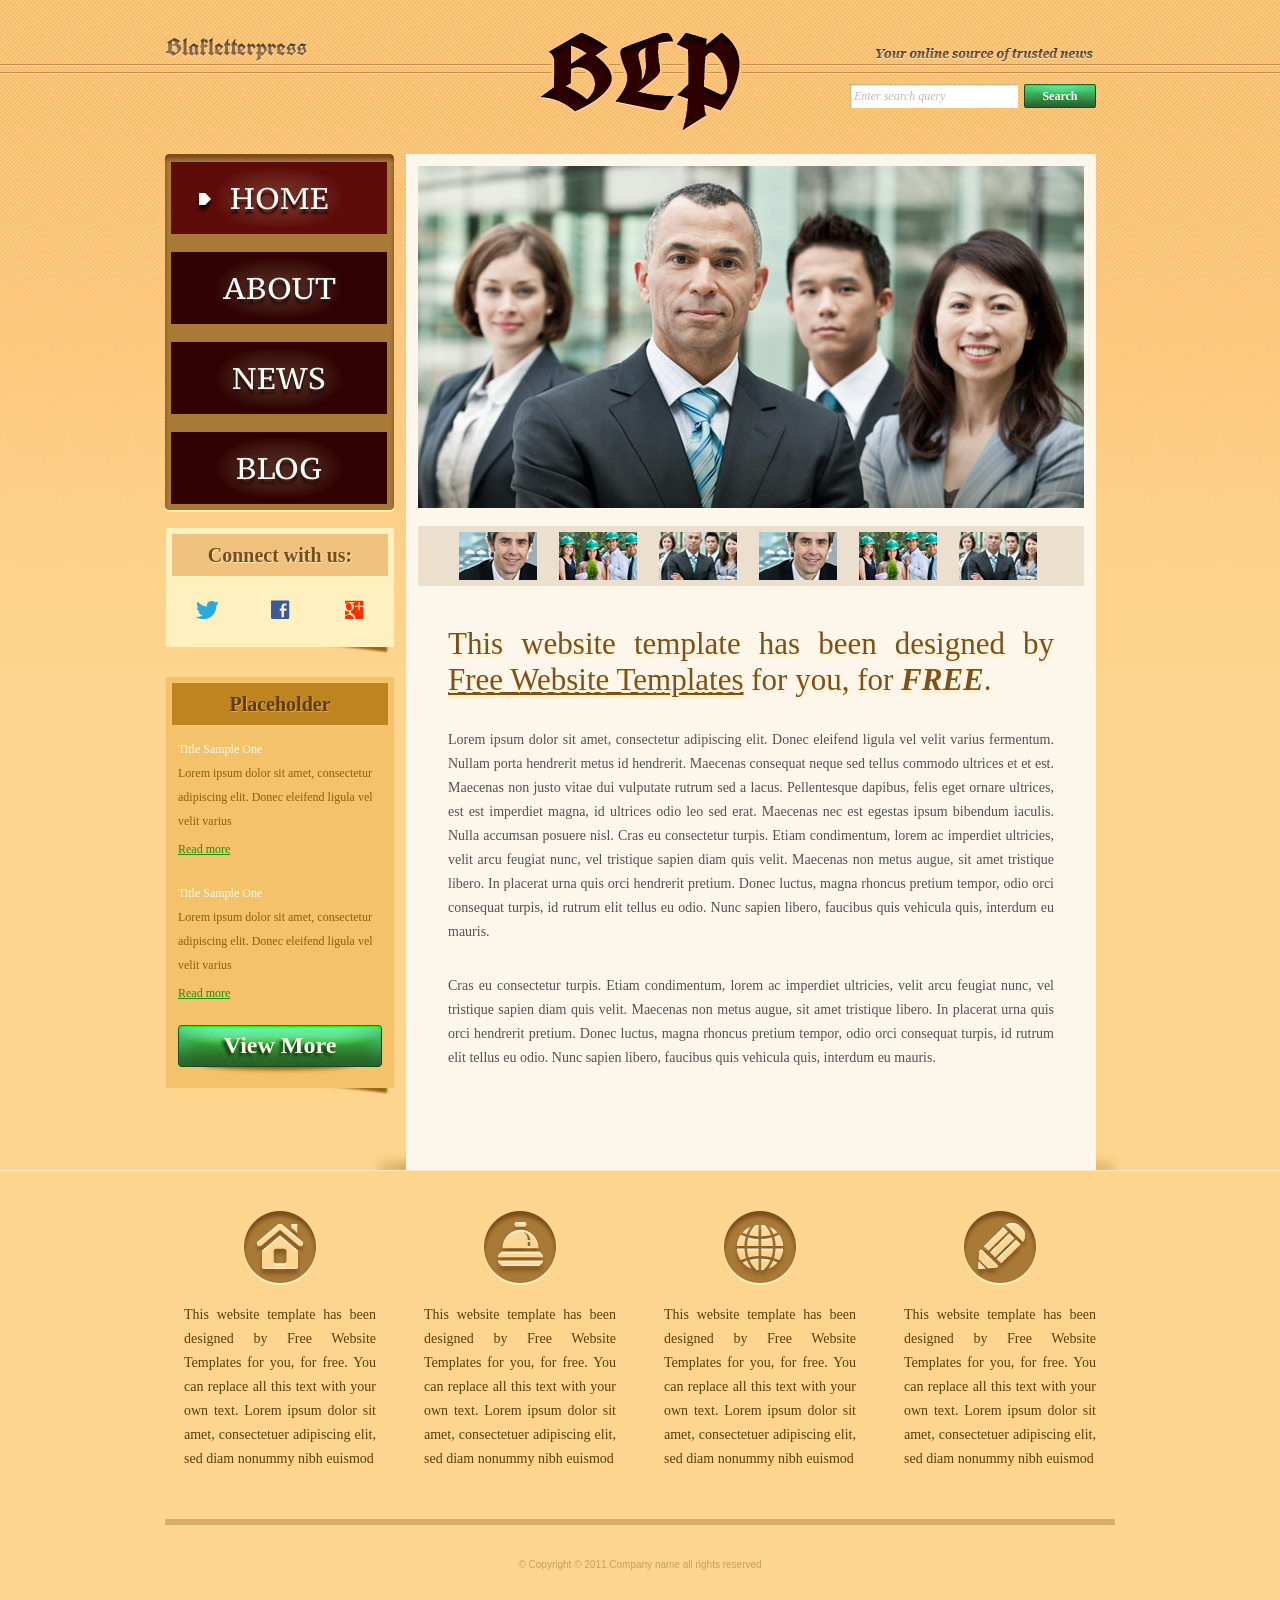
<file: index.html>
<!DOCTYPE html>
<!-- Website template by freewebsitetemplates.com -->
<html>
<head>
	<meta charset="UTF-8">
	<title>Blakletterpress Website Template</title>
	<link rel="stylesheet" href="css/style.css" type="text/css">
</head>
<body>
	<div id="page">
		<div id="header">
			<div id="motto">
				<a href="index.html" class="sitename"><img src="images/blakletterpress.png" height="24" width="142" alt="SiteName"></a>
				<p>
					<img src="images/header-text.png" height="14" width="218" alt="Text">
				</p>
			</div>
			<div id="logo">
				<a href="index.html"><img src="images/logo.png" alt="LOGO"></a>
			</div>
			<div id="searchbar">
				<form action="#" method="post">
					<input type="text" value="Enter search query" class="txtfield" onBlur="javascript:if(this.value==''){this.value=this.defaultValue;}" onFocus="javascript:if(this.value==this.defaultValue){this.value='';}">
					<input type="submit" value="Search" class="btn">
				</form>
			</div>
		</div>
		<div id="contents">
			<div id="main">
				<div id="gallery">
					<div>
						<img src="images/team-large.jpg" alt="Img">
					</div>
					<ul>
						<li>
							<img src="images/smiling.jpg" alt="Img">
						</li>
						<li>
							<img src="images/ecofriends.jpg" alt="Img">
						</li>
						<li>
							<img src="images/team.jpg" alt="Img">
						</li>
						<li>
							<img src="images/smiling.jpg" alt="Img">
						</li>
						<li>
							<img src="images/ecofriends.jpg" alt="Img">
						</li>
						<li>
							<img src="images/team.jpg" alt="Img">
						</li>
					</ul>
				</div>
				<div class="body">
					<h1>This website template has been designed by <a href="http://www.freewebsitetemplates.com/">Free Website Templates</a> for you, for <em>free</em>.</h1>
					<p>
						Lorem ipsum dolor sit amet, consectetur adipiscing elit. Donec eleifend ligula vel velit varius fermentum. Nullam porta hendrerit metus id hendrerit. Maecenas consequat neque sed tellus commodo ultrices et et est. Maecenas non justo vitae dui vulputate rutrum sed a lacus. Pellentesque dapibus, felis eget ornare ultrices, est est imperdiet magna, id ultrices odio leo sed erat. Maecenas nec est egestas ipsum bibendum iaculis. Nulla accumsan posuere nisl. Cras eu consectetur turpis. Etiam condimentum, lorem ac imperdiet ultricies, velit arcu feugiat nunc, vel tristique sapien diam quis velit. Maecenas non metus augue, sit amet tristique libero. In placerat urna quis orci hendrerit pretium. Donec luctus, magna rhoncus pretium tempor, odio orci consequat turpis, id rutrum elit tellus eu odio. Nunc sapien libero, faucibus quis vehicula quis, interdum eu mauris.
					</p>
					<p>
						Cras eu consectetur turpis. Etiam condimentum, lorem ac imperdiet ultricies, velit arcu feugiat nunc, vel tristique sapien diam quis velit. Maecenas non metus augue, sit amet tristique libero. In placerat urna quis orci hendrerit pretium. Donec luctus, magna rhoncus pretium tempor, odio orci consequat turpis, id rutrum elit tellus eu odio. Nunc sapien libero, faucibus quis vehicula quis, interdum eu mauris.
					</p>
				</div>
			</div>
			<div id="sidebar">
				<div id="navigation">
					<div>
						<ul>
							<li class="selected">
								<a href="index.html">Home</a>
							</li>
							<li>
								<a href="about.html">About</a>
							</li>
							<li>
								<a href="news.html">News</a>
							</li>
							<li>
								<a href="blog.html">Blog</a>
							</li>
						</ul>
					</div>
				</div>
				<div class="section">
					<div id="connect">
						<h2>Connect with us:</h2>
						<a href="http://freewebsitetemplates.com/go/twitter/" target="_blank" class="twitter"></a> <a href="http://freewebsitetemplates.com/go/facebook/" target="_blank" class="facebook"></a> <a href="http://freewebsitetemplates.com/go/googleplus/" target="_blank" class="googleplus"></a>
					</div>
				</div>
				<div class="section">
					<div id="posts">
						<h2>Placeholder</h2>
						<ul>
							<li>
								<h5>Title Sample One</h5>
								<p>
									Lorem ipsum dolor sit amet, consectetur adipiscing elit. Donec eleifend ligula vel velit varius
								</p>
								<a href="news.html" class="more">Read more</a>
							</li>
							<li>
								<h5>Title Sample One</h5>
								<p>
									Lorem ipsum dolor sit amet, consectetur adipiscing elit. Donec eleifend ligula vel velit varius
								</p>
								<a href="news.html" class="more">Read more</a>
							</li>
						</ul>
						<a href="news.html" class="btn2">View More</a>
					</div>
				</div>
			</div>
		</div>
		<div id="footer">
			<div>
				<ul id="featured">
					<li>
						<a href="index.html" class="home"></a>
						<p>
							This website template has been designed by Free Website Templates for you, for free. You can replace all this text with your own text. Lorem ipsum dolor sit amet, consectetuer adipiscing elit, sed diam nonummy nibh euismod
						</p>
					</li>
					<li>
						<a href="index.html" class="bell"></a>
						<p>
							This website template has been designed by Free Website Templates for you, for free. You can replace all this text with your own text. Lorem ipsum dolor sit amet, consectetuer adipiscing elit, sed diam nonummy nibh euismod
						</p>
					</li>
					<li>
						<a href="index.html" class="globe"></a>
						<p>
							This website template has been designed by Free Website Templates for you, for free. You can replace all this text with your own text. Lorem ipsum dolor sit amet, consectetuer adipiscing elit, sed diam nonummy nibh euismod
						</p>
					</li>
					<li>
						<a href="index.html" class="pencil"></a>
						<p>
							This website template has been designed by Free Website Templates for you, for free. You can replace all this text with your own text. Lorem ipsum dolor sit amet, consectetuer adipiscing elit, sed diam nonummy nibh euismod
						</p>
					</li>
				</ul>
				<p id="footnote">
					© Copyright © 2011.Company name all rights reserved
				</p>
			</div>
		</div>
	</div>
</body>
</html>
</file>
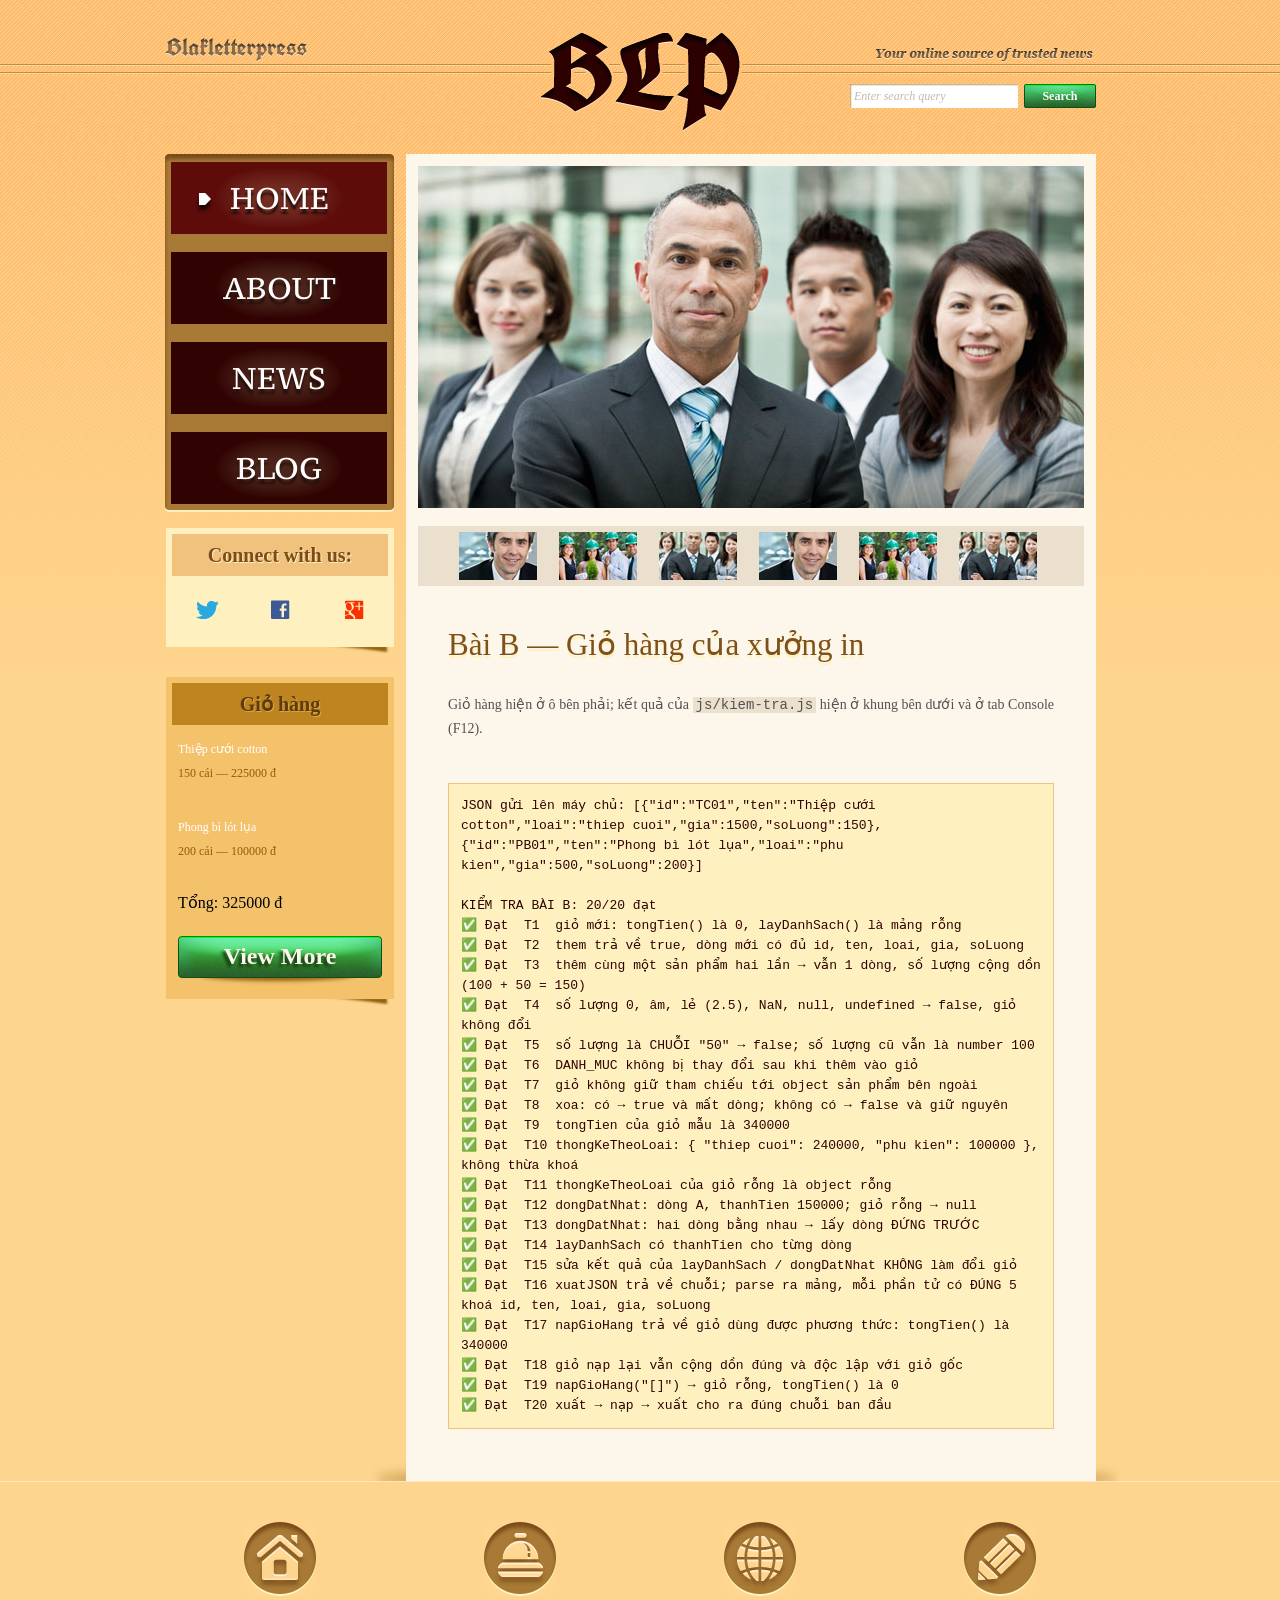
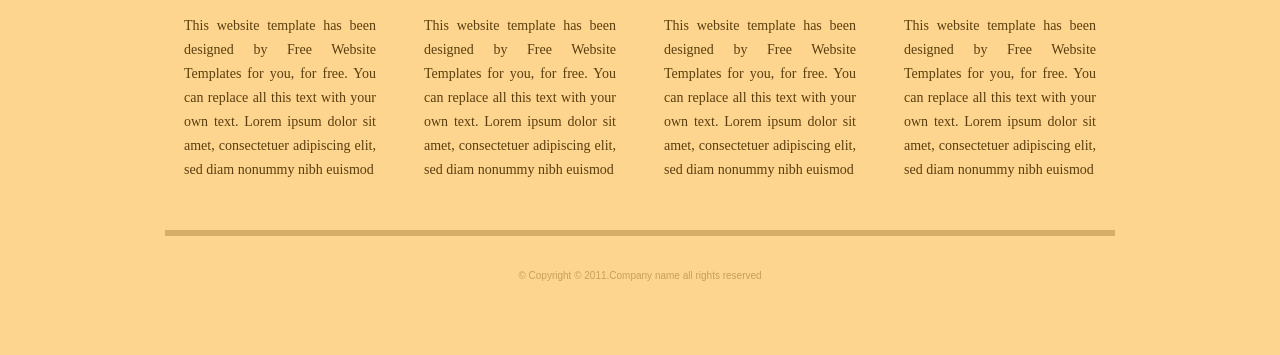
<file: Bai tap 2 - JS tin tuc va gio hang/index.html>
<!DOCTYPE html>
<!-- Website template by freewebsitetemplates.com -->
<html>
<head>
	<meta charset="UTF-8">
	<title>Bài B – Giỏ hàng | Blakletterpress</title>
	<link rel="stylesheet" href="css/style.css" type="text/css">
	<link rel="stylesheet" href="css/bai-js.css" type="text/css">
</head>
<body>
	<div id="page">
		<div id="header">
			<div id="motto">
				<a href="index.html" class="sitename"><img src="images/blakletterpress.png" height="24" width="142" alt="SiteName"></a>
				<p>
					<img src="images/header-text.png" height="14" width="218" alt="Text">
				</p>
			</div>
			<div id="logo">
				<a href="index.html"><img src="images/logo.png" alt="LOGO"></a>
			</div>
			<div id="searchbar">
				<form action="#" method="post">
					<input type="text" value="Enter search query" class="txtfield" onBlur="javascript:if(this.value==''){this.value=this.defaultValue;}" onFocus="javascript:if(this.value==this.defaultValue){this.value='';}">
					<input type="submit" value="Search" class="btn">
				</form>
			</div>
		</div>
		<div id="contents">
			<div id="main">
				<div id="gallery">
					<div>
						<img src="images/team-large.jpg" alt="Img">
					</div>
					<ul>
						<li>
							<img src="images/smiling.jpg" alt="Img">
						</li>
						<li>
							<img src="images/ecofriends.jpg" alt="Img">
						</li>
						<li>
							<img src="images/team.jpg" alt="Img">
						</li>
						<li>
							<img src="images/smiling.jpg" alt="Img">
						</li>
						<li>
							<img src="images/ecofriends.jpg" alt="Img">
						</li>
						<li>
							<img src="images/team.jpg" alt="Img">
						</li>
					</ul>
				</div>
				<div class="body">
					<h1>Bài B — Giỏ hàng của xưởng in</h1>
					<p>
						Giỏ hàng hiện ở ô bên phải; kết quả của <code>js/kiem-tra.js</code> hiện ở khung bên dưới và ở tab Console (F12).
					</p>
					<pre id="ket-qua"></pre>
				</div>
			</div>
			<div id="sidebar">
				<div id="navigation">
					<div>
						<ul>
							<li class="selected">
								<a href="index.html">Home</a>
							</li>
							<li>
								<a href="about.html">About</a>
							</li>
							<li>
								<a href="news.html">News</a>
							</li>
							<li>
								<a href="blog.html">Blog</a>
							</li>
						</ul>
					</div>
				</div>
				<div class="section">
					<div id="connect">
						<h2>Connect with us:</h2>
						<a href="http://freewebsitetemplates.com/go/twitter/" target="_blank" class="twitter"></a> <a href="http://freewebsitetemplates.com/go/facebook/" target="_blank" class="facebook"></a> <a href="http://freewebsitetemplates.com/go/googleplus/" target="_blank" class="googleplus"></a>
					</div>
				</div>
				<div class="section">
					<div id="posts">
						<h2>Giỏ hàng</h2>
						<ul id="gio-hang">
							<li>
								<h5>Title Sample One</h5>
								<p>
									Lorem ipsum dolor sit amet, consectetur adipiscing elit. Donec eleifend ligula vel velit varius
								</p>
								<a href="news.html" class="more">Read more</a>
							</li>
							<li>
								<h5>Title Sample One</h5>
								<p>
									Lorem ipsum dolor sit amet, consectetur adipiscing elit. Donec eleifend ligula vel velit varius
								</p>
								<a href="news.html" class="more">Read more</a>
							</li>
						</ul>
						<a href="news.html" class="btn2">View More</a>
					</div>
				</div>
			</div>
		</div>
		<div id="footer">
			<div>
				<ul id="featured">
					<li>
						<a href="index.html" class="home"></a>
						<p>
							This website template has been designed by Free Website Templates for you, for free. You can replace all this text with your own text. Lorem ipsum dolor sit amet, consectetuer adipiscing elit, sed diam nonummy nibh euismod
						</p>
					</li>
					<li>
						<a href="index.html" class="bell"></a>
						<p>
							This website template has been designed by Free Website Templates for you, for free. You can replace all this text with your own text. Lorem ipsum dolor sit amet, consectetuer adipiscing elit, sed diam nonummy nibh euismod
						</p>
					</li>
					<li>
						<a href="index.html" class="globe"></a>
						<p>
							This website template has been designed by Free Website Templates for you, for free. You can replace all this text with your own text. Lorem ipsum dolor sit amet, consectetuer adipiscing elit, sed diam nonummy nibh euismod
						</p>
					</li>
					<li>
						<a href="index.html" class="pencil"></a>
						<p>
							This website template has been designed by Free Website Templates for you, for free. You can replace all this text with your own text. Lorem ipsum dolor sit amet, consectetuer adipiscing elit, sed diam nonummy nibh euismod
						</p>
					</li>
				</ul>
				<p id="footnote">
					© Copyright © 2011.Company name all rights reserved
				</p>
			</div>
		</div>
	</div>
	<script src="js/ho-tro.js"></script>
	<script src="js/bai-b-gio-hang.js"></script>
	<script src="js/kiem-tra.js"></script>
</body>
</html>
</file>
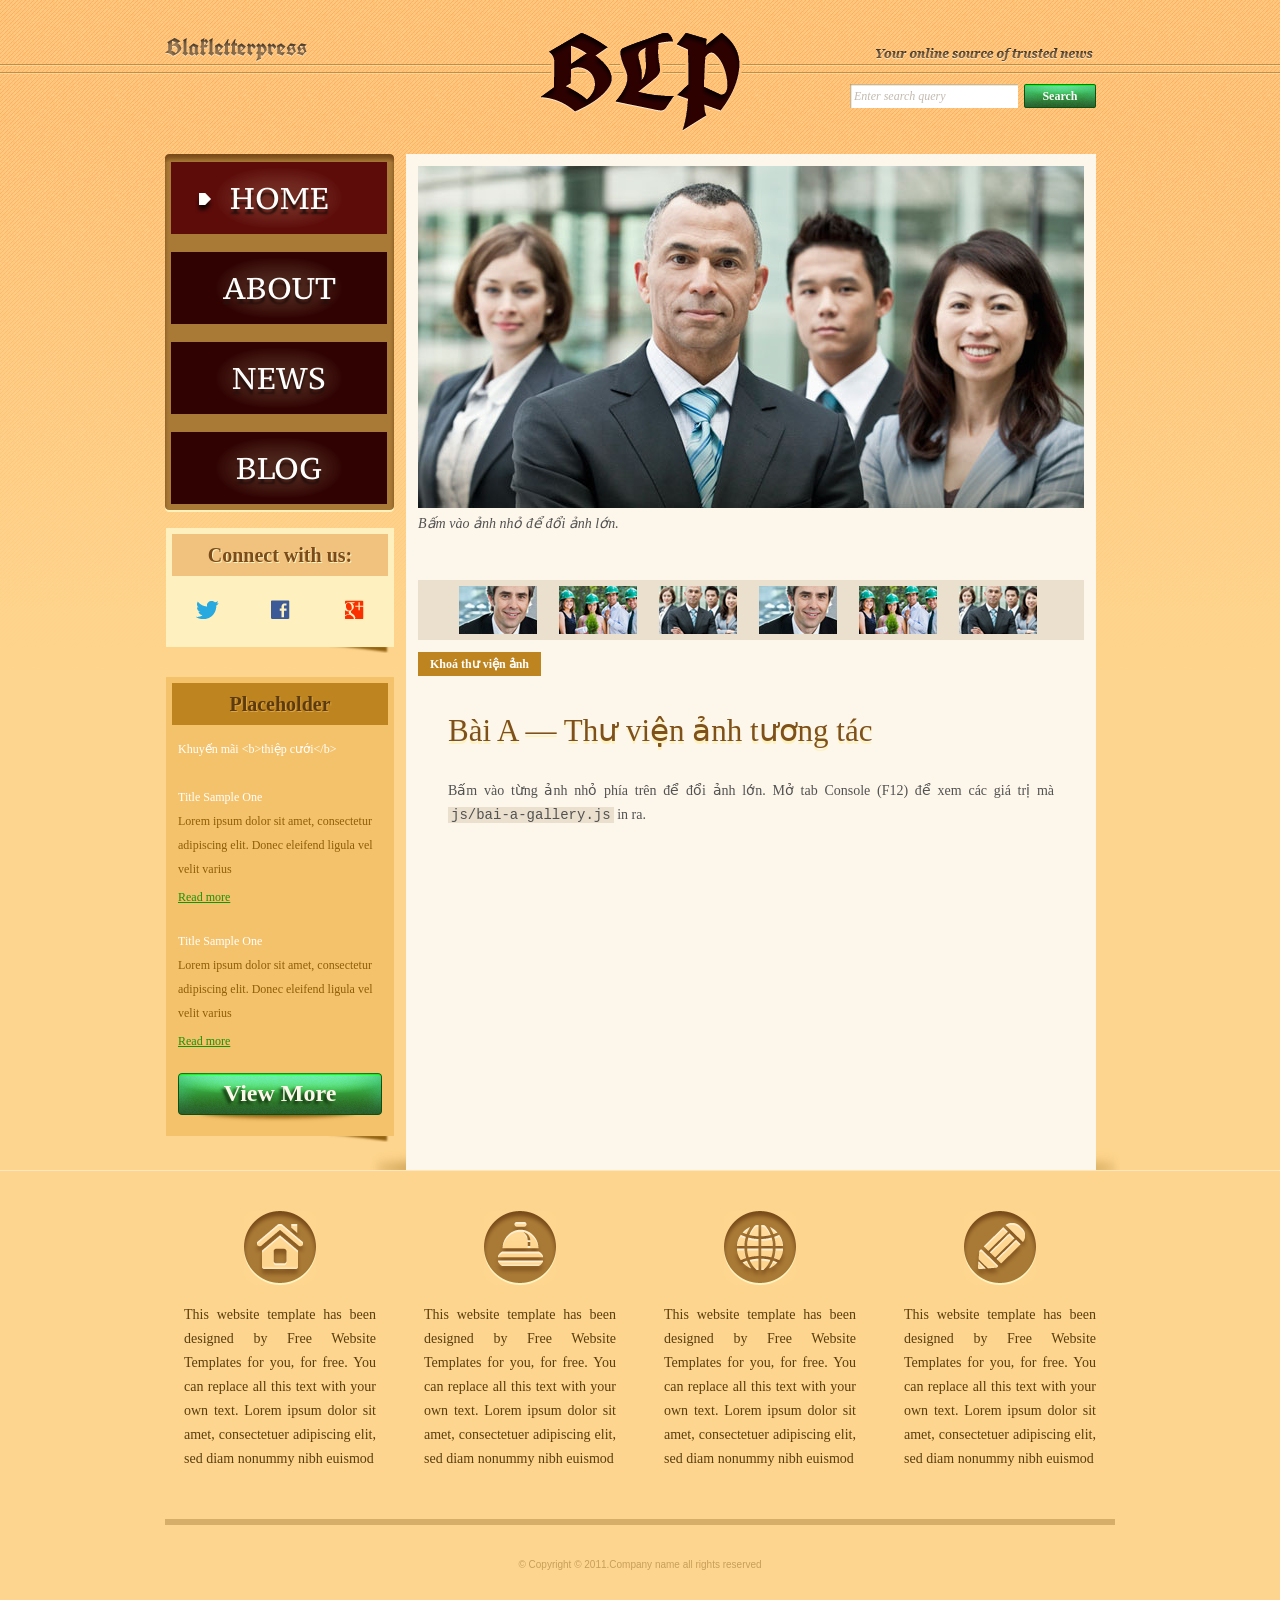
<file: Bai tap 3 - JS thu vien anh va tin nhanh/index.html>
<!DOCTYPE html>
<!-- Website template by freewebsitetemplates.com -->
<html>
<head>
	<meta charset="UTF-8">
	<title>Bài A – Thư viện ảnh | Blakletterpress</title>
	<link rel="stylesheet" href="css/style.css" type="text/css">
	<link rel="stylesheet" href="css/bai-js.css" type="text/css">
</head>
<body>
	<div id="page">
		<div id="header">
			<div id="motto">
				<a href="index.html" class="sitename"><img src="images/blakletterpress.png" height="24" width="142" alt="SiteName"></a>
				<p>
					<img src="images/header-text.png" height="14" width="218" alt="Text">
				</p>
			</div>
			<div id="logo">
				<a href="index.html"><img src="images/logo.png" alt="LOGO"></a>
			</div>
			<div id="searchbar">
				<form action="#" method="post">
					<input type="text" id="o-tim-kiem" value="Enter search query" class="txtfield">
					<input type="submit" value="Search" class="btn">
				</form>
			</div>
		</div>
		<div id="contents">
			<div id="main">
				<div id="gallery">
					<div>
						<img src="images/team-large.jpg" alt="Img">
					</div>
					<ul>
						<li>
							<img src="images/smiling.jpg" alt="meeting">
						</li>
						<li>
							<img src="images/ecofriends.jpg" alt="team-large">
						</li>
						<li>
							<img src="images/team.jpg" alt="team-large">
						</li>
						<li>
							<img src="images/smiling.jpg" alt="meeting">
						</li>
						<li>
							<img src="images/ecofriends.jpg" alt="team-large">
						</li>
						<li>
							<img src="images/team.jpg" alt="team-large">
						</li>
					</ul>
					<button type="button" id="nut-khoa">Khoá thư viện ảnh</button>
				</div>
				<div class="body">
					<h1>Bài A — Thư viện ảnh tương tác</h1>
					<p>
						Bấm vào từng ảnh nhỏ phía trên để đổi ảnh lớn. Mở tab Console (F12) để xem các giá trị mà <code>js/bai-a-gallery.js</code> in ra.
					</p>
				</div>
			</div>
			<div id="sidebar">
				<div id="navigation">
					<div>
						<ul>
							<li class="selected">
								<a href="index.html">Home</a>
							</li>
							<li>
								<a href="about.html">About</a>
							</li>
							<li>
								<a href="news.html">News</a>
							</li>
							<li>
								<a href="blog.html">Blog</a>
							</li>
						</ul>
					</div>
				</div>
				<div class="section">
					<div id="connect">
						<h2>Connect with us:</h2>
						<a href="http://freewebsitetemplates.com/go/twitter/" target="_blank" class="twitter"></a> <a href="http://freewebsitetemplates.com/go/facebook/" target="_blank" class="facebook"></a> <a href="http://freewebsitetemplates.com/go/googleplus/" target="_blank" class="googleplus"></a>
					</div>
				</div>
				<div class="section">
					<div id="posts">
						<h2>Placeholder</h2>
						<ul>
							<li>
								<h5>Title Sample One</h5>
								<p>
									Lorem ipsum dolor sit amet, consectetur adipiscing elit. Donec eleifend ligula vel velit varius
								</p>
								<a href="news.html" class="more">Read more</a>
							</li>
							<li>
								<h5>Title Sample One</h5>
								<p>
									Lorem ipsum dolor sit amet, consectetur adipiscing elit. Donec eleifend ligula vel velit varius
								</p>
								<a href="news.html" class="more">Read more</a>
							</li>
						</ul>
						<a href="news.html" class="btn2">View More</a>
					</div>
				</div>
			</div>
		</div>
		<div id="footer">
			<div>
				<ul id="featured">
					<li>
						<a href="index.html" class="home"></a>
						<p>
							This website template has been designed by Free Website Templates for you, for free. You can replace all this text with your own text. Lorem ipsum dolor sit amet, consectetuer adipiscing elit, sed diam nonummy nibh euismod
						</p>
					</li>
					<li>
						<a href="index.html" class="bell"></a>
						<p>
							This website template has been designed by Free Website Templates for you, for free. You can replace all this text with your own text. Lorem ipsum dolor sit amet, consectetuer adipiscing elit, sed diam nonummy nibh euismod
						</p>
					</li>
					<li>
						<a href="index.html" class="globe"></a>
						<p>
							This website template has been designed by Free Website Templates for you, for free. You can replace all this text with your own text. Lorem ipsum dolor sit amet, consectetuer adipiscing elit, sed diam nonummy nibh euismod
						</p>
					</li>
					<li>
						<a href="index.html" class="pencil"></a>
						<p>
							This website template has been designed by Free Website Templates for you, for free. You can replace all this text with your own text. Lorem ipsum dolor sit amet, consectetuer adipiscing elit, sed diam nonummy nibh euismod
						</p>
					</li>
				</ul>
				<p id="footnote">
					© Copyright © 2011.Company name all rights reserved
				</p>
			</div>
		</div>
	</div>
	<script src="js/bai-a-gallery.js"></script>
</body>
</html>
</file>
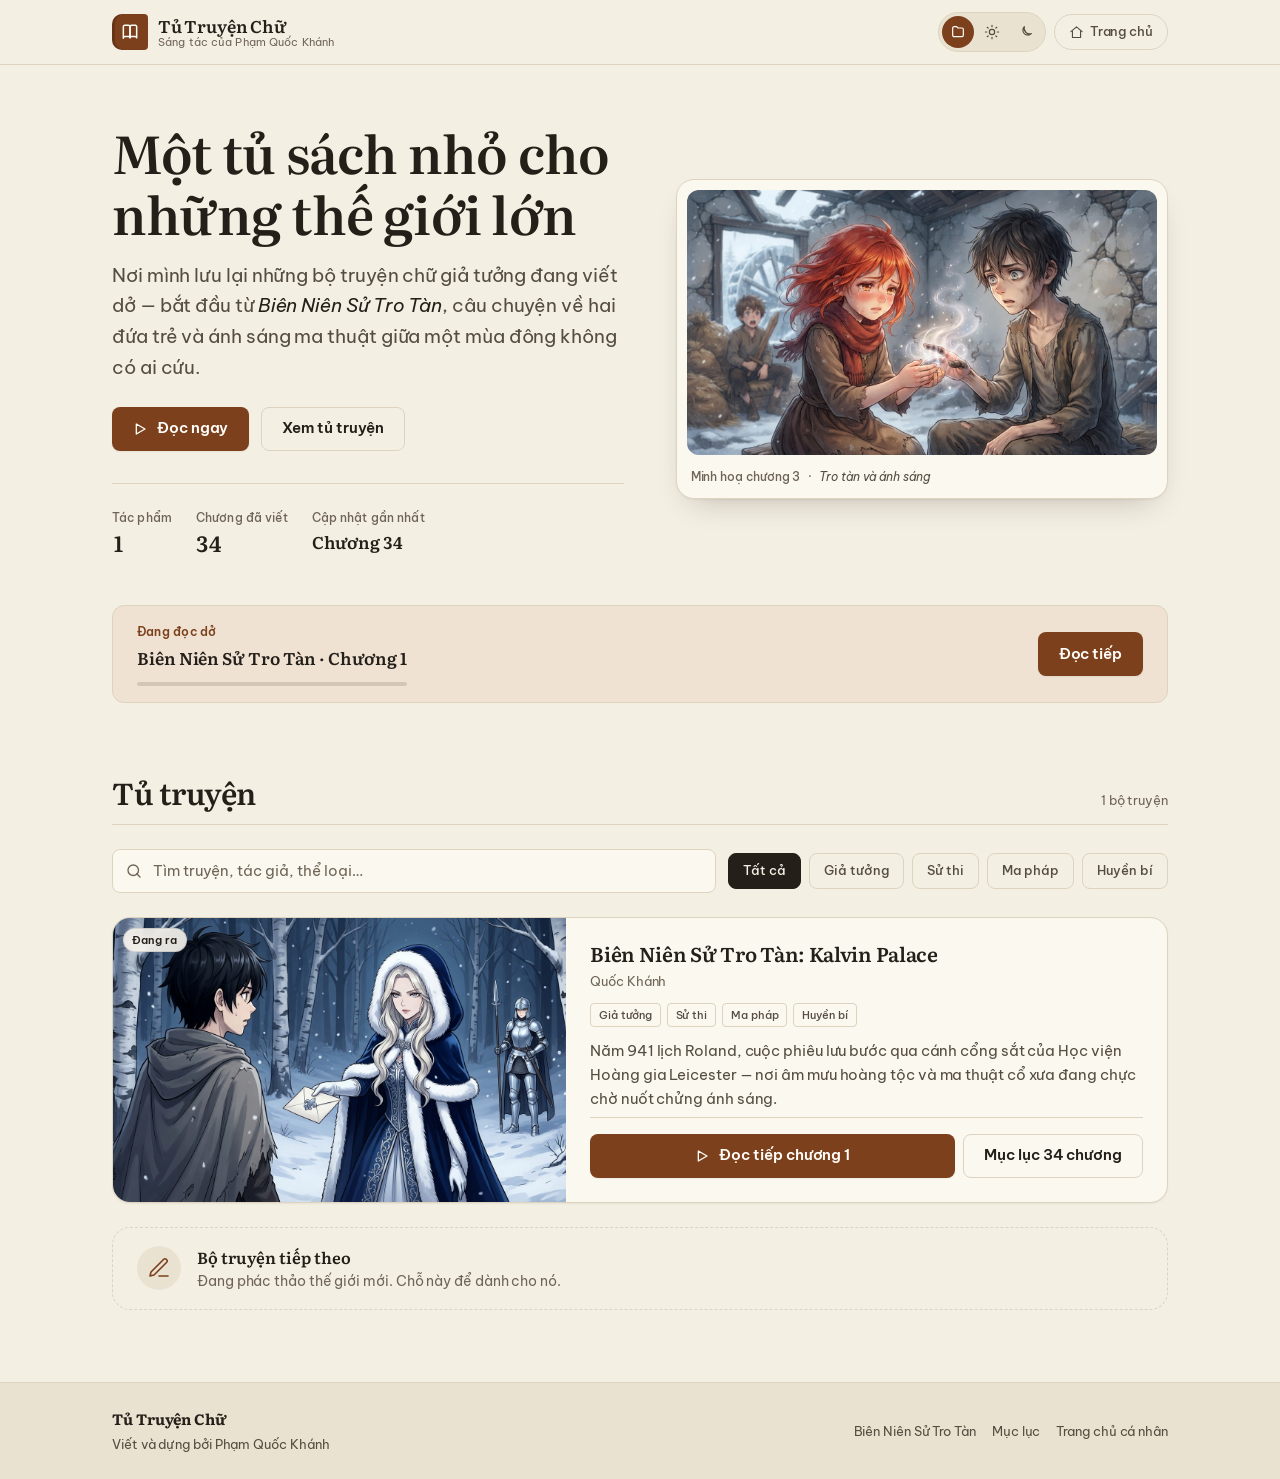
<file: truyen/index.html>
<!DOCTYPE html>
<html lang="vi">
<head>
  <meta charset="UTF-8">
  <meta name="viewport" content="width=device-width, initial-scale=1">
  <meta name="theme-color" id="meta-theme-color" content="#f4efe3">
  <meta name="description" content="Tủ Truyện Chữ — nơi lưu giữ những bộ truyện chữ giả tưởng do Phạm Quốc Khánh sáng tác, cập nhật từng chương.">
  <title>Tủ Truyện Chữ · Truyện chữ của Phạm Quốc Khánh</title>

  <link rel="icon" href="favicon.svg" type="image/svg+xml">

  <link rel="preconnect" href="https://fonts.googleapis.com">
  <link rel="preconnect" href="https://fonts.gstatic.com" crossorigin>
  <link href="https://fonts.googleapis.com/css2?family=Be+Vietnam+Pro:wght@400;500;600;700&family=Literata:ital,opsz,wght@0,7..72,400;0,7..72,600;1,7..72,400&display=swap" rel="stylesheet">

  <link rel="stylesheet" href="css/style.css?v=20261112_02">
</head>
<body class="theme-sepia">

  <a class="skip-link" href="#main">Bỏ qua điều hướng, tới nội dung</a>

  <header class="site-header">
    <div class="header-inner">
      <a class="brand" href="./" aria-label="Tủ Truyện Chữ — về trang chủ">
        <span class="brand-mark" aria-hidden="true">
          <svg viewBox="0 0 24 24" width="20" height="20" fill="none" stroke="currentColor" stroke-width="1.8" stroke-linecap="round" stroke-linejoin="round" focusable="false">
            <path d="M4 5.5A1.5 1.5 0 0 1 5.5 4H10a2 2 0 0 1 2 2v13a1.5 1.5 0 0 0-1.5-1.5H6A2 2 0 0 0 4 19.5Z"></path>
            <path d="M20 5.5A1.5 1.5 0 0 0 18.5 4H14a2 2 0 0 0-2 2v13a1.5 1.5 0 0 1 1.5-1.5H18a2 2 0 0 1 2 1.5Z"></path>
          </svg>
        </span>
        <span class="brand-text">
          <span class="brand-name">Tủ Truyện Chữ</span>
          <span class="brand-sub">Sáng tác của Phạm Quốc Khánh</span>
        </span>
      </a>

      <div class="header-actions">
        <div class="theme-switch" role="group" aria-label="Chọn giao diện đọc">
          <button type="button" class="theme-btn" data-theme="sepia" aria-pressed="true" title="Giao diện giấy cũ">
            <svg viewBox="0 0 24 24" width="16" height="16" fill="none" stroke="currentColor" stroke-width="1.8" stroke-linecap="round" stroke-linejoin="round" aria-hidden="true" focusable="false">
              <path d="M4 6a2 2 0 0 1 2-2h4l2 2h6a2 2 0 0 1 2 2v9a2 2 0 0 1-2 2H6a2 2 0 0 1-2-2Z"></path>
            </svg>
            <span class="visually-hidden">Giấy cũ</span>
          </button>
          <button type="button" class="theme-btn" data-theme="light" aria-pressed="false" title="Giao diện sáng">
            <svg viewBox="0 0 24 24" width="16" height="16" fill="none" stroke="currentColor" stroke-width="1.8" stroke-linecap="round" stroke-linejoin="round" aria-hidden="true" focusable="false">
              <circle cx="12" cy="12" r="4"></circle>
              <path d="M12 2v2M12 20v2M4.9 4.9l1.4 1.4M17.7 17.7l1.4 1.4M2 12h2M20 12h2M4.9 19.1l1.4-1.4M17.7 6.3l1.4-1.4"></path>
            </svg>
            <span class="visually-hidden">Sáng</span>
          </button>
          <button type="button" class="theme-btn" data-theme="dark" aria-pressed="false" title="Giao diện đêm">
            <svg viewBox="0 0 24 24" width="16" height="16" fill="none" stroke="currentColor" stroke-width="1.8" stroke-linecap="round" stroke-linejoin="round" aria-hidden="true" focusable="false">
              <path d="M20 14.5A8.5 8.5 0 0 1 9.5 4a7 7 0 1 0 10.5 10.5Z"></path>
            </svg>
            <span class="visually-hidden">Đêm</span>
          </button>
        </div>

        <a class="home-link" href="../" aria-label="Về trang chủ cá nhân">
          <svg viewBox="0 0 24 24" width="15" height="15" fill="none" stroke="currentColor" stroke-width="1.8" stroke-linecap="round" stroke-linejoin="round" aria-hidden="true" focusable="false">
            <path d="M3 10.5 12 3l9 7.5"></path>
            <path d="M5.5 9.5V20h13V9.5"></path>
          </svg>
          <span class="home-link-text">Trang chủ</span>
        </a>
      </div>
    </div>
  </header>

  <main id="main">

    <section class="hero" aria-labelledby="hero-title">
      <div class="hero-copy">
        <h1 id="hero-title">Một tủ sách nhỏ cho những thế giới lớn</h1>
        <p class="hero-lead">
          Nơi mình lưu lại những bộ truyện chữ giả tưởng đang viết dở — bắt đầu từ
          <cite>Biên Niên Sử Tro Tàn</cite>, câu chuyện về hai đứa trẻ và ánh sáng
          ma thuật giữa một mùa đông không có ai cứu.
        </p>

        <div class="hero-actions">
          <a class="btn btn-primary" href="kalvin/">
            <svg viewBox="0 0 24 24" width="16" height="16" fill="none" stroke="currentColor" stroke-width="2" stroke-linecap="round" stroke-linejoin="round" aria-hidden="true" focusable="false">
              <path d="M5 4.5v15l13-7.5Z"></path>
            </svg>
            Đọc ngay
          </a>
          <a class="btn btn-ghost" href="#shelf">Xem tủ truyện</a>
        </div>

        <dl class="hero-stats">
          <div class="stat">
            <dt>Tác phẩm</dt>
            <dd>1</dd>
          </div>
          <div class="stat">
            <dt>Chương đã viết</dt>
            <dd>34</dd>
          </div>
          <div class="stat">
            <dt>Cập nhật gần nhất</dt>
            <dd class="stat-wide">Chương 34</dd>
          </div>
        </dl>
      </div>

      <figure class="hero-art">
        <img src="kalvin/assets/images/chuong_03.png"
             width="1376" height="768"
             alt="Minh hoạ chương 3: hai đứa trẻ ngồi trong căn nhà đá đổ nát, giữa những bông tuyết, một làn sáng ma thuật nằm trong lòng bàn tay."
             fetchpriority="high" decoding="async">
        <figcaption class="hero-caption">
          <span class="caption-label">Minh hoạ chương 3</span>
          <cite>Tro tàn và ánh sáng</cite>
        </figcaption>
      </figure>
    </section>

    <section class="continue-card" id="continue-card" hidden aria-labelledby="continue-title">
      <div class="continue-main">
        <p class="continue-kicker">Đang đọc dở</p>
        <p class="continue-title-text" id="continue-title">
          Biên Niên Sử Tro Tàn · Chương <span id="continue-chapter">1</span>
        </p>
        <div class="progress" id="continue-progress"
             role="progressbar" aria-labelledby="continue-title"
             aria-valuemin="0" aria-valuemax="100" aria-valuenow="0">
          <span class="progress-fill" id="continue-progress-fill"></span>
        </div>
      </div>
      <a class="btn btn-primary" href="kalvin/">Đọc tiếp</a>
    </section>

    <section class="shelf" id="shelf" aria-labelledby="shelf-title">
      <div class="shelf-head">
        <h2 id="shelf-title">Tủ truyện</h2>
        <p class="result-count" id="novel-count" role="status" aria-live="polite">1 bộ truyện</p>
      </div>

      <div class="toolbar">
        <div class="search">
          <svg viewBox="0 0 24 24" width="18" height="18" fill="none" stroke="currentColor" stroke-width="1.8" stroke-linecap="round" aria-hidden="true" focusable="false">
            <circle cx="11" cy="11" r="7"></circle>
            <path d="M20 20l-4.3-4.3"></path>
          </svg>
          <label class="visually-hidden" for="search-input">Tìm truyện theo tên, tác giả hoặc thể loại</label>
          <input id="search-input" name="q" type="search" class="search-input"
                 placeholder="Tìm truyện, tác giả, thể loại…"
                 autocomplete="off" spellcheck="false" enterkeyhint="search">
          <button type="button" class="search-clear" id="search-clear" aria-label="Xoá từ khoá tìm kiếm" hidden>
            <svg viewBox="0 0 24 24" width="15" height="15" fill="none" stroke="currentColor" stroke-width="2" stroke-linecap="round" aria-hidden="true" focusable="false">
              <path d="M6 6l12 12M18 6L6 18"></path>
            </svg>
          </button>
        </div>

        <div class="chips" role="group" aria-label="Lọc theo thể loại">
          <button type="button" class="chip is-active" data-tag="all" aria-pressed="true">Tất cả</button>
          <button type="button" class="chip" data-tag="Giả tưởng" aria-pressed="false">Giả tưởng</button>
          <button type="button" class="chip" data-tag="Sử thi" aria-pressed="false">Sử thi</button>
          <button type="button" class="chip" data-tag="Ma pháp" aria-pressed="false">Ma pháp</button>
          <button type="button" class="chip" data-tag="Huyền bí" aria-pressed="false">Huyền bí</button>
        </div>
      </div>

      <div class="cards" id="cards">

        <article class="card"
                 data-title="Biên Niên Sử Tro Tàn: Kalvin Palace"
                 data-author="Quốc Khánh"
                 data-tags="Giả tưởng, Sử thi, Ma pháp, Huyền bí">
          <div class="card-media">
            <img src="kalvin/assets/images/chuong_22.png"
                 width="1376" height="768" loading="lazy" decoding="async" alt="">
            <span class="badge">Đang ra</span>
          </div>

          <div class="card-body">
            <h3 class="card-title">
              <a href="kalvin/">Biên Niên Sử Tro Tàn: Kalvin Palace</a>
            </h3>
            <p class="card-author">Quốc Khánh</p>

            <ul class="card-tags" aria-label="Thể loại">
              <li>Giả tưởng</li>
              <li>Sử thi</li>
              <li>Ma pháp</li>
              <li>Huyền bí</li>
            </ul>

            <p class="card-summary">
              Năm 941 lịch Roland, cuộc phiêu lưu bước qua cánh cổng sắt của Học viện
              Hoàng gia Leicester — nơi âm mưu hoàng tộc và ma thuật cổ xưa đang chực
              chờ nuốt chửng ánh sáng.
            </p>

            <div class="card-actions">
              <a class="btn btn-primary" id="kalvin-btn-continue" href="kalvin/">
                <svg viewBox="0 0 24 24" width="16" height="16" fill="none" stroke="currentColor" stroke-width="2" stroke-linecap="round" stroke-linejoin="round" aria-hidden="true" focusable="false">
                  <path d="M5 4.5v15l13-7.5Z"></path>
                </svg>
                <span id="kalvin-btn-label">Đọc ngay</span>
              </a>
              <a class="btn btn-ghost" href="kalvin/#chapter-list">Mục lục 34 chương</a>
            </div>
          </div>
        </article>

        <div class="card card-placeholder">
          <span class="placeholder-icon" aria-hidden="true">
            <svg viewBox="0 0 24 24" width="24" height="24" fill="none" stroke="currentColor" stroke-width="1.6" stroke-linecap="round" stroke-linejoin="round" focusable="false">
              <path d="M12 20h9"></path>
              <path d="M16.5 3.5a2.1 2.1 0 0 1 3 3L7 19l-4 1 1-4Z"></path>
            </svg>
          </span>
          <div class="placeholder-text">
            <p class="placeholder-title">Bộ truyện tiếp theo</p>
            <p class="placeholder-desc">Đang phác thảo thế giới mới. Chỗ này để dành cho nó.</p>
          </div>
        </div>

      </div>

      <div class="empty-state" id="empty-state" hidden>
        <p class="empty-title">Không có bộ truyện nào khớp</p>
        <p class="empty-desc">Thử một từ khoá khác, hoặc bỏ bộ lọc để xem lại toàn bộ tủ truyện.</p>
        <button type="button" class="btn btn-ghost" id="reset-filters">Xoá bộ lọc</button>
      </div>
    </section>

  </main>

  <footer class="site-footer">
    <div class="footer-inner">
      <p class="footer-brand">
        <strong>Tủ Truyện Chữ</strong>
        <span>Viết và dựng bởi Phạm Quốc Khánh</span>
      </p>
      <nav class="footer-links" aria-label="Liên kết chân trang">
        <a href="kalvin/">Biên Niên Sử Tro Tàn</a>
        <a href="kalvin/#chapter-list">Mục lục</a>
        <a href="../">Trang chủ cá nhân</a>
      </nav>
    </div>
  </footer>

  <script src="js/app.js?v=20261112_02"></script>
</body>
</html>
</file>
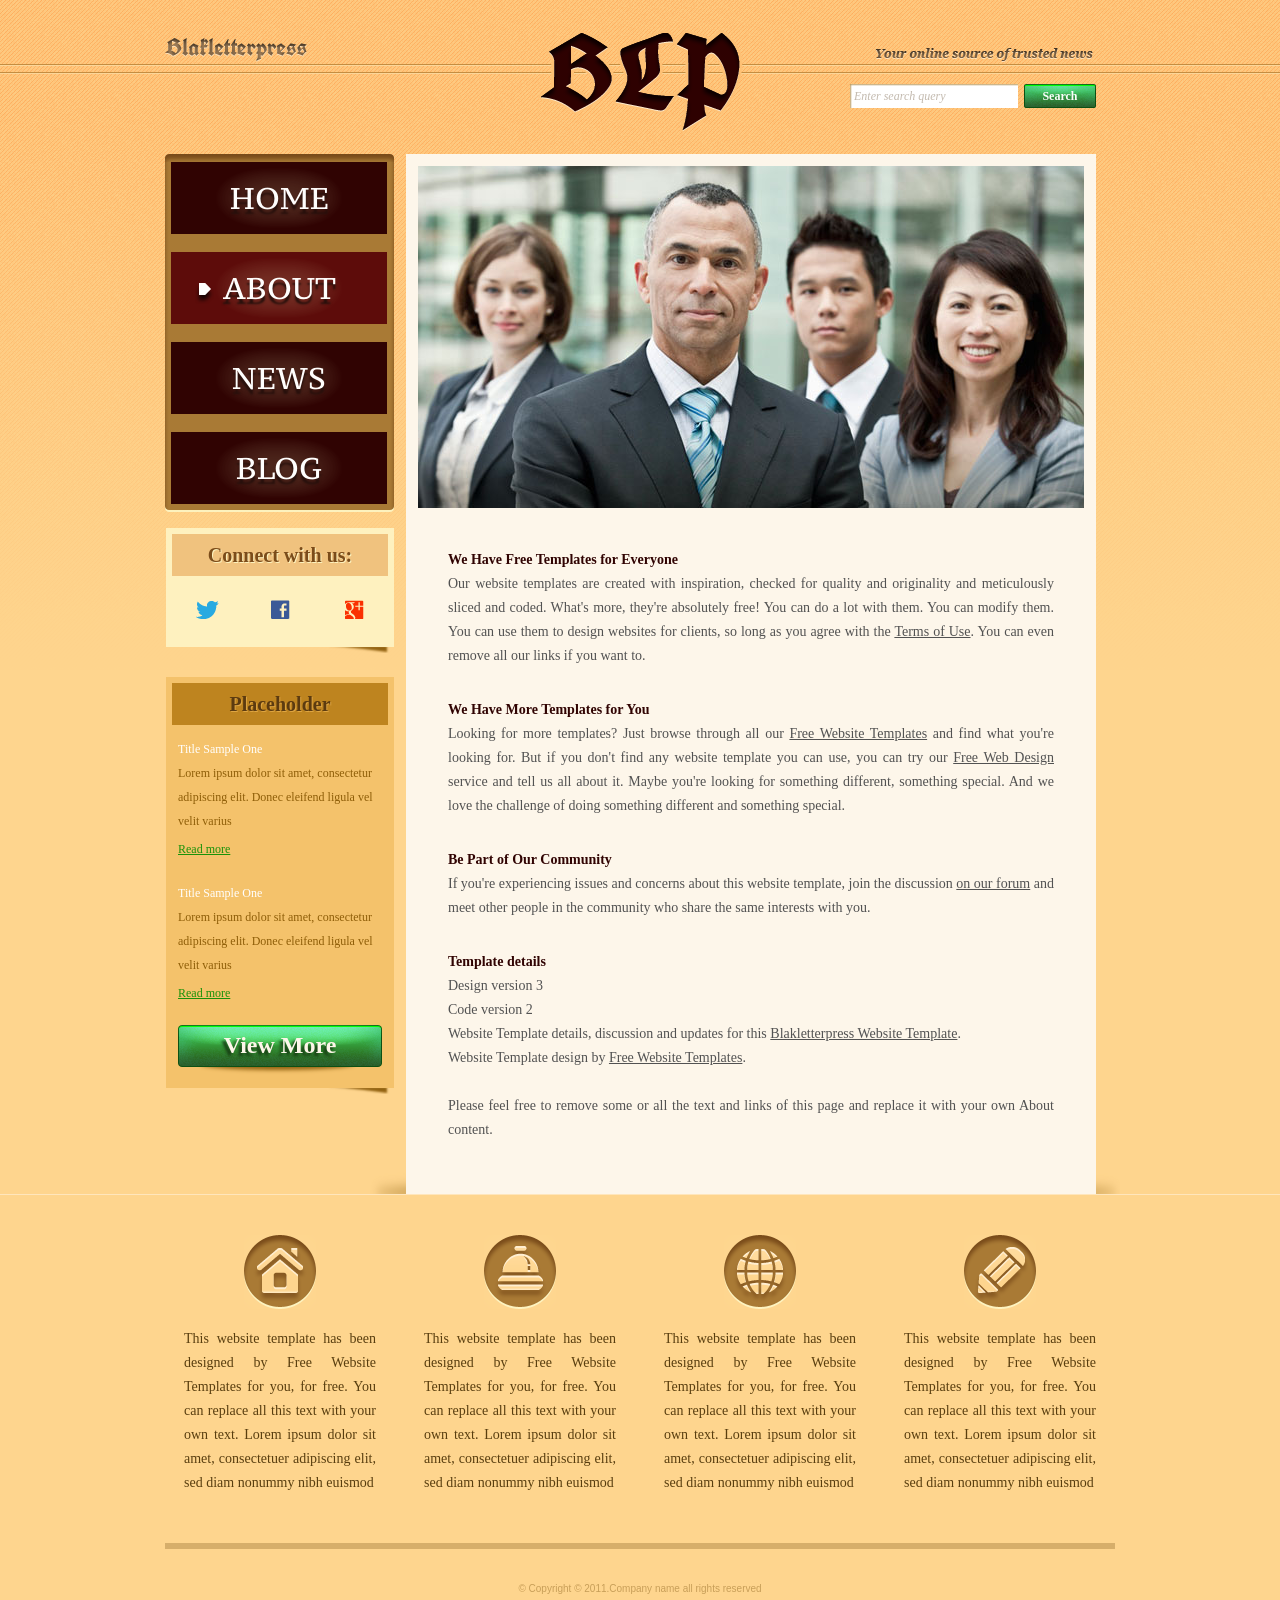
<file: about.html>
<!DOCTYPE html>
<!-- Website template by freewebsitetemplates.com -->
<html>
<head>
	<meta charset="UTF-8">
	<title>About - Blakletterpress Website Template</title>
	<link rel="stylesheet" href="css/style.css" type="text/css">
</head>
<body>
	<div id="page">
		<div id="header">
			<div id="motto">
				<a href="index.html" class="sitename"><img src="images/blakletterpress.png" height="24" width="142" alt="SiteName"></a>
				<p>
					<img src="images/header-text.png" height="14" width="218" alt="Text">
				</p>
			</div>
			<div id="logo">
				<a href="index.html"><img src="images/logo.png" alt="LOGO"></a>
			</div>
			<div id="searchbar">
				<form action="#" method="post">
					<input type="text" value="Enter search query" class="txtfield" onBlur="javascript:if(this.value==''){this.value=this.defaultValue;}" onFocus="javascript:if(this.value==this.defaultValue){this.value='';}">
					<input type="submit" value="Search" class="btn">
				</form>
			</div>
		</div>
		<div id="contents">
			<div id="main">
				<div id="gallery">
					<div>
						<img src="images/team-large.jpg" alt="Img">
					</div>
				</div>
				<div id="about" class="body">
					<h4>We Have Free Templates for Everyone</h4>
					<p>
						Our website templates are created with inspiration, checked for quality and originality and meticulously sliced and coded. What's more, they're absolutely free! You can do a lot with them. You can modify them. You can use them to design websites for clients, so long as you agree with the <a href="http://www.freewebsitetemplates.com/about/terms/">Terms of Use</a>. You can even remove all our links if you want to.
					</p>
					<h4>We Have More Templates for You</h4>
					<p>
						Looking for more templates? Just browse through all our <a href="http://www.freewebsitetemplates.com/">Free Website Templates</a> and find what you're looking for. But if you don't find any website template you can use, you can try our <a href="http://www.freewebsitetemplates.com/freewebdesign/">Free Web Design</a> service and tell us all about it. Maybe you're looking for something different, something special. And we love the challenge of doing something different and something special.
					</p>
					<h4>Be Part of Our Community</h4>
					<p>
						If you're experiencing issues and concerns about this website template, join the discussion <a href="http://www.freewebsitetemplates.com/forums/">on our forum</a> and meet other people in the community who share the same interests with you.
					</p>
					<h4>Template details</h4>
					<p>
						Design version 3<br> Code version 2<br> Website Template details, discussion and updates for this <a href="http://www.freewebsitetemplates.com/forums/f18/">Blakletterpress Website Template</a>.<br> Website Template design by <a href="http://www.freewebsitetemplates.com/">Free Website Templates</a>.<br><br> Please feel free to remove some or all the text and links of this page and replace it with your own About content.
					</p>
				</div>
			</div>
			<div id="sidebar">
				<div id="navigation">
					<div>
						<ul>
							<li>
								<a href="index.html">Home</a>
							</li>
							<li class="selected">
								<a href="about.html">About</a>
							</li>
							<li>
								<a href="news.html">News</a>
							</li>
							<li>
								<a href="blog.html">Blog</a>
							</li>
						</ul>
					</div>
				</div>
				<div class="section">
					<div id="connect">
						<h2>Connect with us:</h2>
						<a href="http://freewebsitetemplates.com/go/twitter/" target="_blank" class="twitter"></a> <a href="http://freewebsitetemplates.com/go/facebook/" target="_blank" class="facebook"></a> <a href="http://freewebsitetemplates.com/go/googleplus/" target="_blank" class="googleplus"></a>
					</div>
				</div>
				<div class="section">
					<div id="posts">
						<h2>Placeholder</h2>
						<ul>
							<li>
								<h5>Title Sample One</h5>
								<p>
									Lorem ipsum dolor sit amet, consectetur adipiscing elit. Donec eleifend ligula vel velit varius
								</p>
								<a href="news.html" class="more">Read more</a>
							</li>
							<li>
								<h5>Title Sample One</h5>
								<p>
									Lorem ipsum dolor sit amet, consectetur adipiscing elit. Donec eleifend ligula vel velit varius
								</p>
								<a href="news.html" class="more">Read more</a>
							</li>
						</ul>
						<a href="news.html" class="btn2">View More</a>
					</div>
				</div>
			</div>
		</div>
		<div id="footer">
			<div>
				<ul id="featured">
					<li>
						<a href="index.html" class="home"></a>
						<p>
							This website template has been designed by Free Website Templates for you, for free. You can replace all this text with your own text. Lorem ipsum dolor sit amet, consectetuer adipiscing elit, sed diam nonummy nibh euismod
						</p>
					</li>
					<li>
						<a href="index.html" class="bell"></a>
						<p>
							This website template has been designed by Free Website Templates for you, for free. You can replace all this text with your own text. Lorem ipsum dolor sit amet, consectetuer adipiscing elit, sed diam nonummy nibh euismod
						</p>
					</li>
					<li>
						<a href="index.html" class="globe"></a>
						<p>
							This website template has been designed by Free Website Templates for you, for free. You can replace all this text with your own text. Lorem ipsum dolor sit amet, consectetuer adipiscing elit, sed diam nonummy nibh euismod
						</p>
					</li>
					<li>
						<a href="index.html" class="pencil"></a>
						<p>
							This website template has been designed by Free Website Templates for you, for free. You can replace all this text with your own text. Lorem ipsum dolor sit amet, consectetuer adipiscing elit, sed diam nonummy nibh euismod
						</p>
					</li>
					</li>
				</ul>
				<p id="footnote">
					© Copyright © 2011.Company name all rights reserved
				</p>
			</div>
		</div>
	</div>
</body>
</html>
</file>
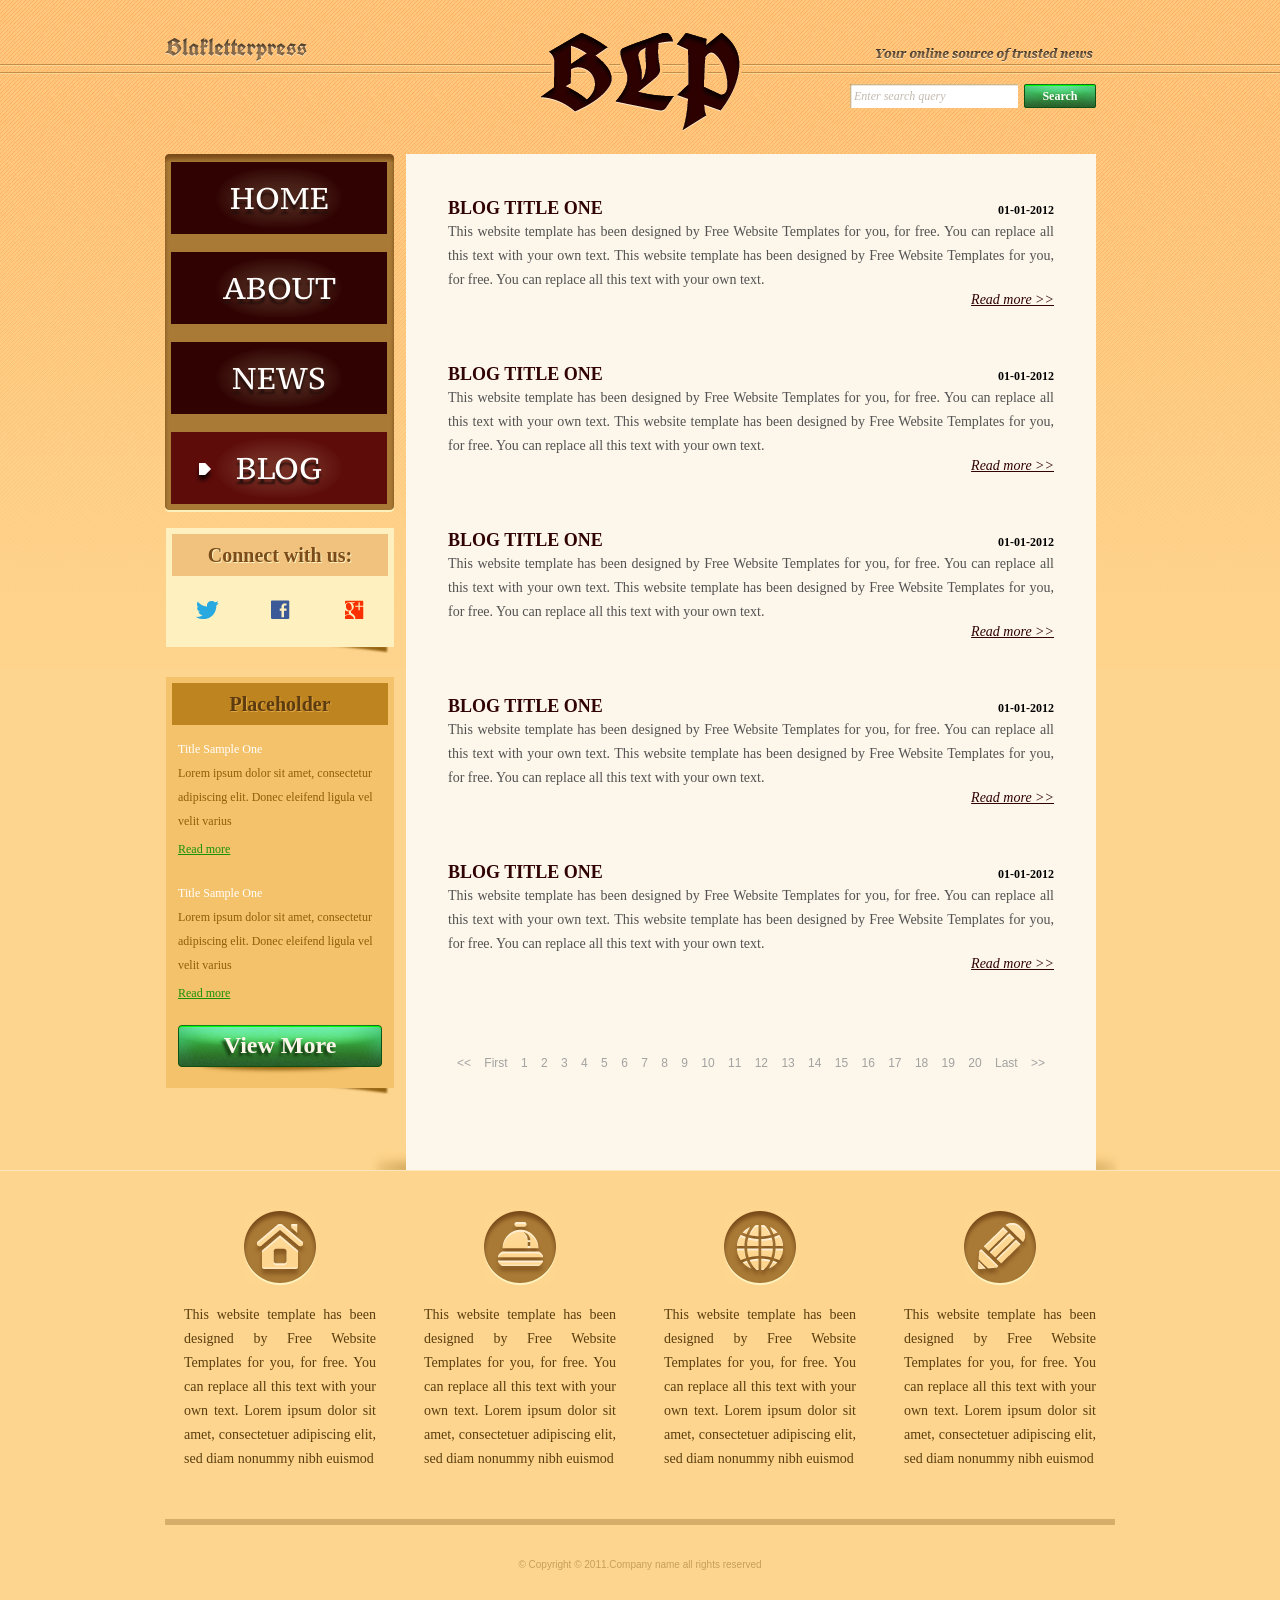
<file: blog.html>
<!DOCTYPE html>
<!-- Website template by freewebsitetemplates.com -->
<html>
<head>
	<meta charset="UTF-8">
	<title>Blog - Blakletterpress Website Template</title>
	<link rel="stylesheet" href="css/style.css" type="text/css">
</head>
<body>
	<div id="page">
		<div id="header">
			<div id="motto">
				<a href="index.html" class="sitename"><img src="images/blakletterpress.png" height="24" width="142" alt="SiteName"></a>
				<p>
					<img src="images/header-text.png" height="14" width="218" alt="Text">
				</p>
			</div>
			<div id="logo">
				<a href="index.html"><img src="images/logo.png" alt="LOGO"></a>
			</div>
			<div id="searchbar">
				<form action="#" method="post">
					<input type="text" value="Enter search query" class="txtfield" onBlur="javascript:if(this.value==''){this.value=this.defaultValue;}" onFocus="javascript:if(this.value==this.defaultValue){this.value='';}">
					<input type="submit" value="Search" class="btn">
				</form>
			</div>
		</div>
		<div id="contents">
			<div id="main">
				<div class="body">
					<ul id="list">
						<li>
							<span class="time">01-01-2012</span>
							<h3>BLOG TITLE ONE</h3>
							<p>
								This website template has been designed by Free Website Templates for you, for free. You can replace all this text with your own text. This website template has been designed by Free Website Templates for you, for free. You can replace all this text with your own text.
							</p>
							<a href="blog.html" class="more">Read more >></a>
						</li>
						<li>
							<span class="time">01-01-2012</span>
							<h3>BLOG TITLE ONE</h3>
							<p>
								This website template has been designed by Free Website Templates for you, for free. You can replace all this text with your own text. This website template has been designed by Free Website Templates for you, for free. You can replace all this text with your own text.
							</p>
							<a href="blog.html" class="more">Read more >></a>
						</li>
						<li>
							<span class="time">01-01-2012</span>
							<h3>BLOG TITLE ONE</h3>
							<p>
								This website template has been designed by Free Website Templates for you, for free. You can replace all this text with your own text. This website template has been designed by Free Website Templates for you, for free. You can replace all this text with your own text.
							</p>
							<a href="blog.html" class="more">Read more >></a>
						</li>
						<li>
							<span class="time">01-01-2012</span>
							<h3>BLOG TITLE ONE</h3>
							<p>
								This website template has been designed by Free Website Templates for you, for free. You can replace all this text with your own text. This website template has been designed by Free Website Templates for you, for free. You can replace all this text with your own text.
							</p>
							<a href="blog.html" class="more">Read more >></a>
						</li>
						<li>
							<span class="time">01-01-2012</span>
							<h3>BLOG TITLE ONE</h3>
							<p>
								This website template has been designed by Free Website Templates for you, for free. You can replace all this text with your own text. This website template has been designed by Free Website Templates for you, for free. You can replace all this text with your own text.
							</p>
							<a href="blog.html" class="more">Read more >></a>
						</li>
					</ul>
					<div id="pagination">
						<a href="blog.html">&lt;&lt;</a> <a href="blog.html">First</a> <a href="blog.html">1</a> <a href="blog.html">2</a> <a href="blog.html">3</a> <a href="blog.html">4</a> <a href="blog.html">5</a> <a href="blog.html">6</a> <a href="blog.html">7</a> <a href="blog.html">8</a> <a href="blog.html">9</a> <a href="blog.html">10</a> <a href="blog.html">11</a> <a href="blog.html">12</a> <a href="blog.html">13</a> <a href="blog.html">14</a> <a href="blog.html">15</a> <a href="blog.html">16</a> <a href="blog.html">17</a> <a href="blog.html">18</a> <a href="blog.html">19</a> <a href="blog.html">20</a> <a href="blog.html">Last</a> <a href="blog.html">&gt;&gt;</a>
					</div>
				</div>
			</div>
			<div id="sidebar">
				<div id="navigation">
					<div>
						<ul>
							<li>
								<a href="index.html">Home</a>
							</li>
							<li>
								<a href="about.html">About</a>
							</li>
							<li>
								<a href="news.html">News</a>
							</li>
							<li class="selected">
								<a href="blog.html">Blog</a>
							</li>
						</ul>
					</div>
				</div>
				<div class="section">
					<div id="connect">
						<h2>Connect with us:</h2>
						<a href="http://freewebsitetemplates.com/go/twitter/" target="_blank" class="twitter"></a> <a href="http://freewebsitetemplates.com/go/facebook/" target="_blank" class="facebook"></a> <a href="http://freewebsitetemplates.com/go/googleplus/" target="_blank" class="googleplus"></a>
					</div>
				</div>
				<div class="section">
					<div id="posts">
						<h2>Placeholder</h2>
						<ul>
							<li>
								<h5>Title Sample One</h5>
								<p>
									Lorem ipsum dolor sit amet, consectetur adipiscing elit. Donec eleifend ligula vel velit varius
								</p>
								<a href="news.html" class="more">Read more</a>
							</li>
							<li>
								<h5>Title Sample One</h5>
								<p>
									Lorem ipsum dolor sit amet, consectetur adipiscing elit. Donec eleifend ligula vel velit varius
								</p>
								<a href="news.html" class="more">Read more</a>
							</li>
						</ul>
						<a href="news.html" class="btn2">View More</a>
					</div>
				</div>
			</div>
		</div>
		<div id="footer">
			<div>
				<ul id="featured">
					<li>
						<a href="index.html" class="home"></a>
						<p>
							This website template has been designed by Free Website Templates for you, for free. You can replace all this text with your own text. Lorem ipsum dolor sit amet, consectetuer adipiscing elit, sed diam nonummy nibh euismod
						</p>
					</li>
					<li>
						<a href="index.html" class="bell"></a>
						<p>
							This website template has been designed by Free Website Templates for you, for free. You can replace all this text with your own text. Lorem ipsum dolor sit amet, consectetuer adipiscing elit, sed diam nonummy nibh euismod
						</p>
					</li>
					<li>
						<a href="index.html" class="globe"></a>
						<p>
							This website template has been designed by Free Website Templates for you, for free. You can replace all this text with your own text. Lorem ipsum dolor sit amet, consectetuer adipiscing elit, sed diam nonummy nibh euismod
						</p>
					</li>
					<li>
						<a href="index.html" class="pencil"></a>
						<p>
							This website template has been designed by Free Website Templates for you, for free. You can replace all this text with your own text. Lorem ipsum dolor sit amet, consectetuer adipiscing elit, sed diam nonummy nibh euismod
						</p>
					</li>
				</ul>
				<p id="footnote">
					© Copyright © 2011.Company name all rights reserved
				</p>
			</div>
		</div>
	</div>
</body>
</html>
</file>
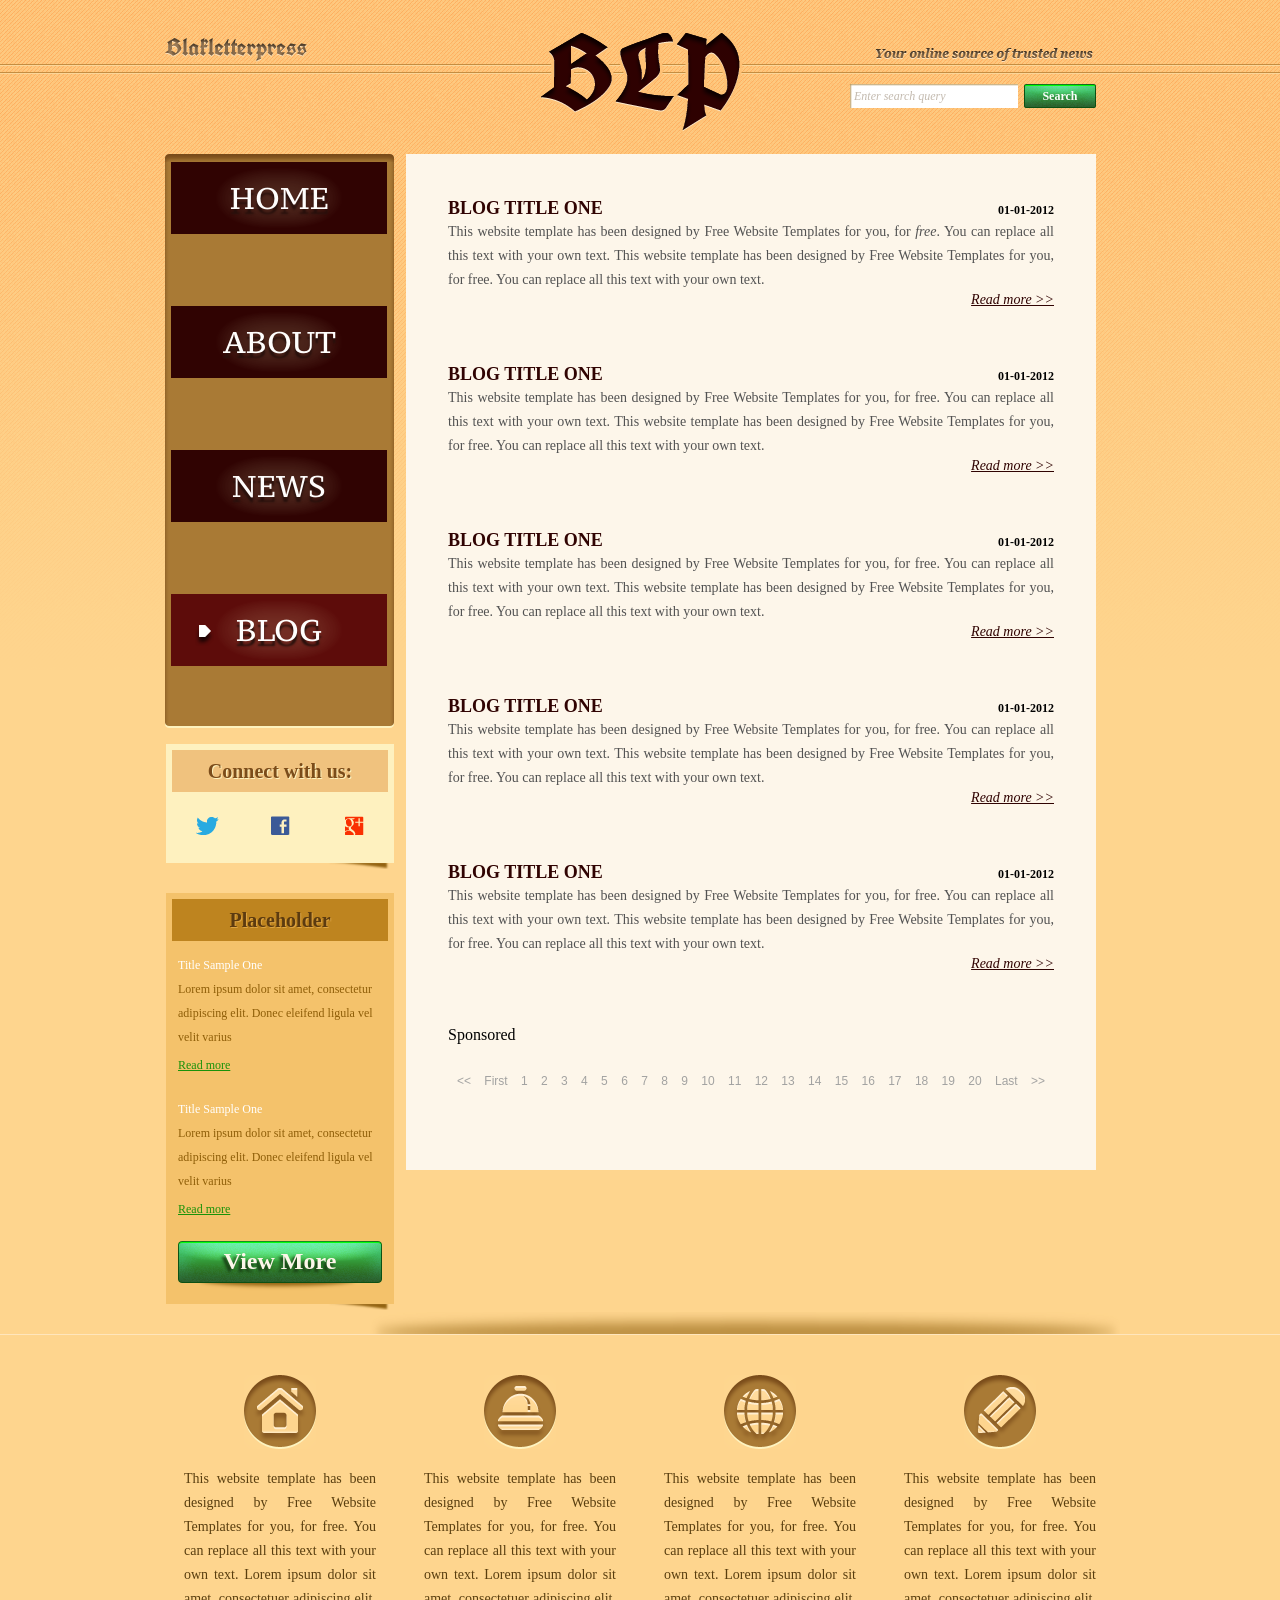
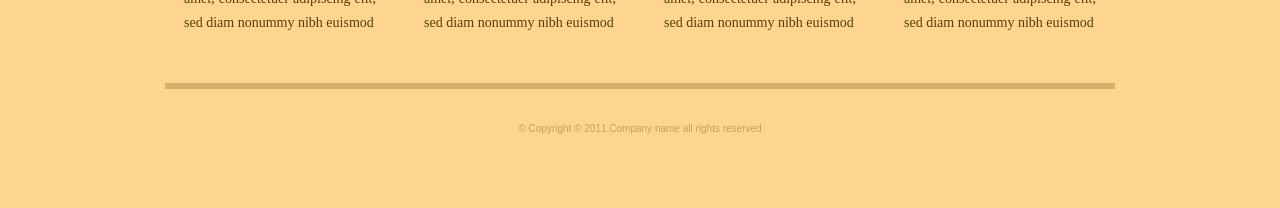
<file: blog_wrong.html>
<!DOCTYPE html>
<!-- Website template by freewebsitetemplates.com -->
<html>
<head>
	<meta charset="utf8">
	<title>Blog - Blakletterpress Website Template</title>
	<title>Blakletterpress</title>
	<link rel="stylesheet" href="css/style.css" type="text/css">
</head>
<body>
	<div id="page">
		<div id="header">
			<div id="motto">
				<a href="index.html" class="sitename" class="brand"><img src="images/blakletterpress.png" height="24" width="142px" alt="SiteName"></a>
				<p>
					<img src="images/header-text.png" height="14" width="218">
				</p>
			</div>
			<div id="logo">
				<a href="index.html"><img src="images/logo.png" alt="LOGO"></a>
			</div>
			<div id="searchbar">
				<form action="#" method="post">
					<input type="text" value="Enter search query" class="txtfield" onBlur="javascript:if(this.value==''){this.value=this.defaultValue;}" onFocus="javascript:if(this.value==this.defaultValue){this.value='';}">
					<input type="submit" value="Search" class="btn">
				</form>
			</div>
		</div>
		<div id="contents">
			<div id="main">
				<div class="body">
					<ul id="list">
						<li>
							<span class="time">01-01-2012</span>
							<h3>BLOG TITLE ONE</h3>
							<p>
								This website template has been designed by Free Website Templates for you, for <i>free</i>. You can replace all this text with your own text. This website template has been designed by Free Website Templates for you, for free. You can replace all this text with your own text.
							</p>
							<a href="blog.html" class="more">Read more >></a>
						</li>
						<li>
							<span class="time">01-01-2012</span>
							<h3>BLOG TITLE ONE</h3>
							<p>
								This website template has been designed by Free Website Templates for you, for free. You can replace all this text with your own text. This website template has been designed by Free Website Templates for you, for free. You can replace all this text with your own text.
							</p>
							<a href="blog.html" class="more">Read more >></a>
						</li>
						<li>
							<span class="time">01-01-2012</span>
							<h3>BLOG TITLE ONE</h3>
							<p>
								This website template has been designed by Free Website Templates for you, for free. You can replace all this text with your own text. This website template has been designed by Free Website Templates for you, for free. You can replace all this text with your own text.
							</p>
							<a href="blog.html" class="more">Read more >></a>
						</li>
						<li>
							<span class="time">01-01-2012</span>
							<h3>BLOG TITLE ONE</h3>
							<p>
								This website template has been designed by Free Website Templates for you, for free. You can replace all this text with your own text. This website template has been designed by Free Website Templates for you, for free. You can replace all this text with your own text.
							</p>
							<a href="blog.html" class="more">Read more >></a>
						</li>
						<li>
							<span class="time">01-01-2012</span>
							<h3>BLOG TITLE ONE</h3>
							<p>
								This website template has been designed by Free Website Templates for you, for free. You can replace all this text with your own text. This website template has been designed by Free Website Templates for you, for free. You can replace all this text with your own text.
							</p>
							<a href="blog.html" class="more">Read more >></a>
						</li>
						<div class="ad">Sponsored</div>
					</ul>
					<div id="pagination">
						<a href="blog.html">&lt;&lt;</a> <a href="blog.html?page=2&sort=new">First</a> <a href="blog.html">1 <a href="blog.html">2</a> <a href="blog.html">3</a> <a href="blog.html">4</a> <a href="blog.html">5</a> <a href="blog.html">6</a> <a href="blog.html">7</a> <a href="blog.html">8</a> <a href="blog.html">9</a> <a href="blog.html">10</a> <a href="blog.html">11</a> <a href="blog.html">12</a> <a href="blog.html">13</a> <a href="blog.html">14</a> <a href="blog.html">15</a> <a href="blog.html">16</a> <a href="blog.html">17</a> <a href="blog.html">18</a> <a href="blog.html">19</a> <a href="blog.html">20</a> <a href="blog.html">Last</a> <a href="blog.html">&gt;&gt;</a>
					</div>
				</div>
			</div>
			<div id="sidebar">
				<div id="navigation">
					<div>
						<ul id="list">
							<li>
								<a href="index.html">Home</a>
							</li>
							<li>
								<a href="about.html">About</a>
							</li>
							<li>
								<a href="news.html">News</a>
							</li>
							<li class="selected">
								<a href="blog.html">Blog</a>
							</li>
						</ul>
					</div>
				</div>
				<div class="section">
					<div id="connect">
						<h2>Connect with us:</h2>
						<a href="http://freewebsitetemplates.com/go/twitter/" target="_blank" class="twitter"></a> <a href="http://freewebsitetemplates.com/go/facebook/" target="_blank" class="facebook"></a> <a href="http://freewebsitetemplates.com/go/googleplus/" target="_blank" class="googleplus"></a>
					</div>
				</div>
				<div class="section">
					<div id="posts">
						<h2>Placeholder</h2>
						<ul>
							<li>
								<h5>Title Sample One</h5>
								<p>
									Lorem ipsum dolor sit amet, consectetur adipiscing elit. Donec eleifend ligula vel velit varius
								</p>
								<a href="news.html" class="more">Read more</a>
							</li>
							<li>
								<h5>Title Sample One</h5>
								<p>
									Lorem ipsum dolor sit amet, consectetur adipiscing elit. Donec eleifend ligula vel velit varius
								</p>
								<a href="news.html" class="more">Read more</a>
							</li>
						</ol>
						<a href="" class="btn2">View More</a>
					</div>
				</div>
			</div>
		</div>
		<div id="footer">
			<div>
				<ul id="featured">
					<li>
						<a href="index.html" class="home"></a>
						<p>
							This website template has been designed by Free Website Templates for you, for free. You can replace all this text with your own text. Lorem ipsum dolor sit amet, consectetuer adipiscing elit, sed diam nonummy nibh euismod
						</p>
					</li>
					<li>
						<a href="index.html" class="bell"></a>
						<p>
							This website template has been designed by Free Website Templates for you, for free. You can replace all this text with your own text. Lorem ipsum dolor sit amet, consectetuer adipiscing elit, sed diam nonummy nibh euismod
						</p>
					</li>
					<li>
						<a href="index.html" class="globe"></a>
						<p>
							This website template has been designed by Free Website Templates for you, for free. You can replace all this text with your own text. Lorem ipsum dolor sit amet, consectetuer adipiscing elit, sed diam nonummy nibh euismod
						</p>
					</li>
					<li>
						<a href="index.html" class="pencil"></a>
						<p>
							This website template has been designed by Free Website Templates for you, for free. You can replace all this text with your own text. Lorem ipsum dolor sit amet, consectetuer adipiscing elit, sed diam nonummy nibh euismod
						</p>
					</li>
				</ul>
				<p id="footnote">
					© Copyright © 2011.Company name all rights reserved
				</p>
			</div>
		</div>
	</div>
</body>
</html>
</file>
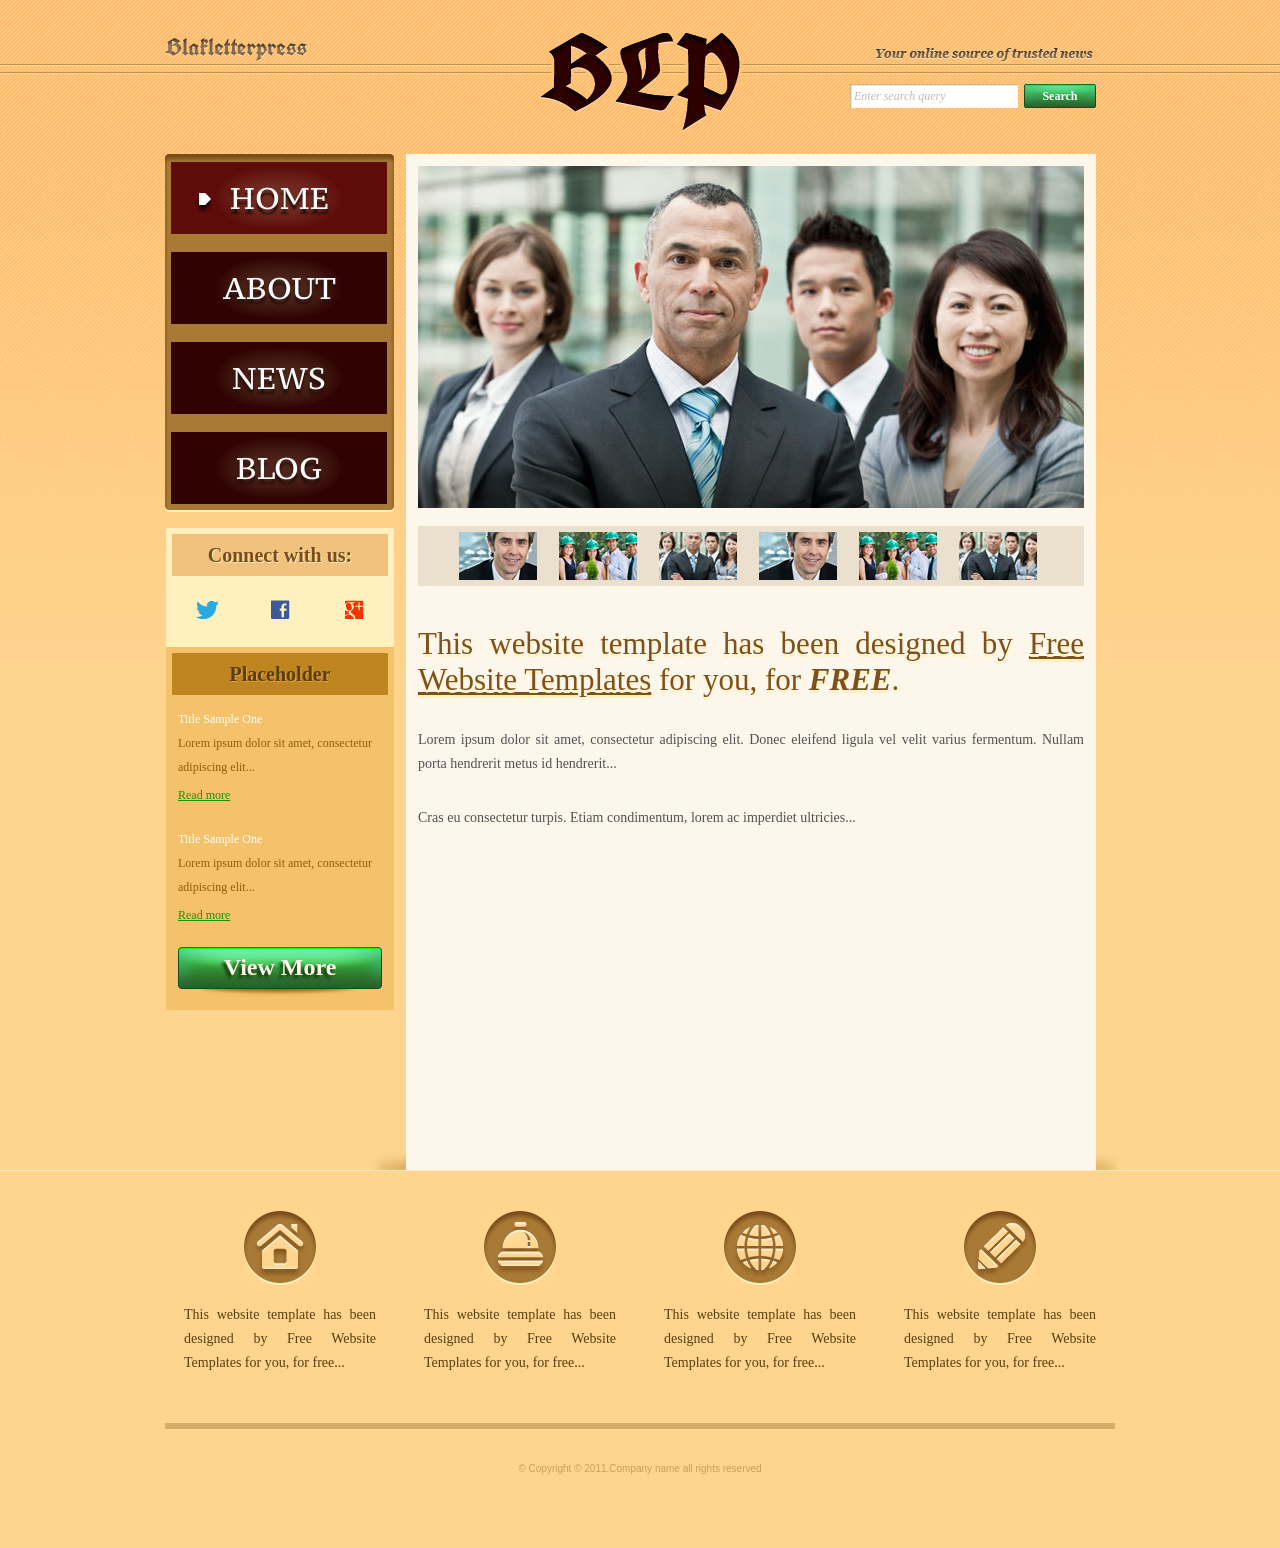
<file: index_new.html>
<!DOCTYPE html>
<!-- Website template by freewebsitetemplates.com -->
<html lang="vi">
<head>
	<meta charset="UTF-8">
	<title>Blakletterpress Website Template</title>
	<link rel="stylesheet" href="css/style.css" type="text/css">
</head>
<body>
	<div id="page">
		<!-- Semantic <header> -->
		<header id="header">
			<div id="motto">
				<a href="index.html" class="sitename"><img src="images/blakletterpress.png" height="24" width="142" alt="SiteName"></a>
				<p>
					<img src="images/header-text.png" height="14" width="218" alt="Text">
				</p>
			</div>
			<div id="logo">
				<a href="index.html"><img src="images/logo.png" alt="LOGO"></a>
			</div>
			<div id="searchbar">
				<form action="#" method="post" role="search">
					<input type="text" value="Enter search query" class="txtfield" onBlur="javascript:if(this.value==''){this.value=this.defaultValue;}" onFocus="javascript:if(this.value==this.defaultValue){this.value='';}">
					<input type="submit" value="Search" class="btn">
				</form>
			</div>
		</header>

		<div id="contents">
			<!-- Semantic <main> -->
			<main id="main">
				<section id="gallery">
					<div>
						<img src="images/team-large.jpg" alt="Img">
					</div>
					<ul>
						<li><img src="images/smiling.jpg" alt="Img"></li>
						<li><img src="images/ecofriends.jpg" alt="Img"></li>
						<li><img src="images/team.jpg" alt="Img"></li>
						<li><img src="images/smiling.jpg" alt="Img"></li>
						<li><img src="images/ecofriends.jpg" alt="Img"></li>
						<li><img src="images/team.jpg" alt="Img"></li>
					</ul>
				</section>
				
				<article class="body">
					<h1>This website template has been designed by <a href="http://www.freewebsitetemplates.com/">Free Website Templates</a> for you, for <em>free</em>.</h1>
					<p>
						Lorem ipsum dolor sit amet, consectetur adipiscing elit. Donec eleifend ligula vel velit varius fermentum. Nullam porta hendrerit metus id hendrerit...
					</p>
					<p>
						Cras eu consectetur turpis. Etiam condimentum, lorem ac imperdiet ultricies...
					</p>
				</article>
			</main>

			<!-- Semantic <aside> -->
			<aside id="sidebar">
				<nav id="navigation">
					<div>
						<ul>
							<li class="selected"><a href="index.html">Home</a></li>
							<li><a href="about.html">About</a></li>
							<li><a href="news.html">News</a></li>
							<li><a href="blog.html">Blog</a></li>
						</ul>
					</div>
				</nav>
				
				<section class="section">
					<div id="connect">
						<h2>Connect with us:</h2>
						<a href="http://freewebsitetemplates.com/go/twitter/" target="_blank" class="twitter"></a> 
						<a href="http://freewebsitetemplates.com/go/facebook/" target="_blank" class="facebook"></a> 
						<a href="http://freewebsitetemplates.com/go/googleplus/" target="_blank" class="googleplus"></a>
					</div>
				</section>

				<section class="section">
					<div id="posts">
						<h2>Placeholder</h2>
						<ul>
							<li>
								<h5>Title Sample One</h5>
								<p>Lorem ipsum dolor sit amet, consectetur adipiscing elit...</p>
								<a href="news.html" class="more">Read more</a>
							</li>
							<li>
								<h5>Title Sample One</h5>
								<p>Lorem ipsum dolor sit amet, consectetur adipiscing elit...</p>
								<a href="news.html" class="more">Read more</a>
							</li>
						</ul>
						<a href="news.html" class="btn2">View More</a>
					</div>
				</section>
			</aside>
		</div>

		<!-- Semantic <footer> -->
		<footer id="footer">
			<div>
				<ul id="featured">
					<li>
						<a href="index.html" class="home"></a>
						<p>This website template has been designed by Free Website Templates for you, for free...</p>
					</li>
					<li>
						<a href="index.html" class="bell"></a>
						<p>This website template has been designed by Free Website Templates for you, for free...</p>
					</li>
					<li>
						<a href="index.html" class="globe"></a>
						<p>This website template has been designed by Free Website Templates for you, for free...</p>
					</li>
					<li>
						<a href="index.html" class="pencil"></a>
						<p>This website template has been designed by Free Website Templates for you, for free...</p>
					</li>
				</ul>
				<p id="footnote">
					© Copyright © 2011.Company name all rights reserved
				</p>
			</div>
		</footer>
	</div>
</body>
</html>
</file>
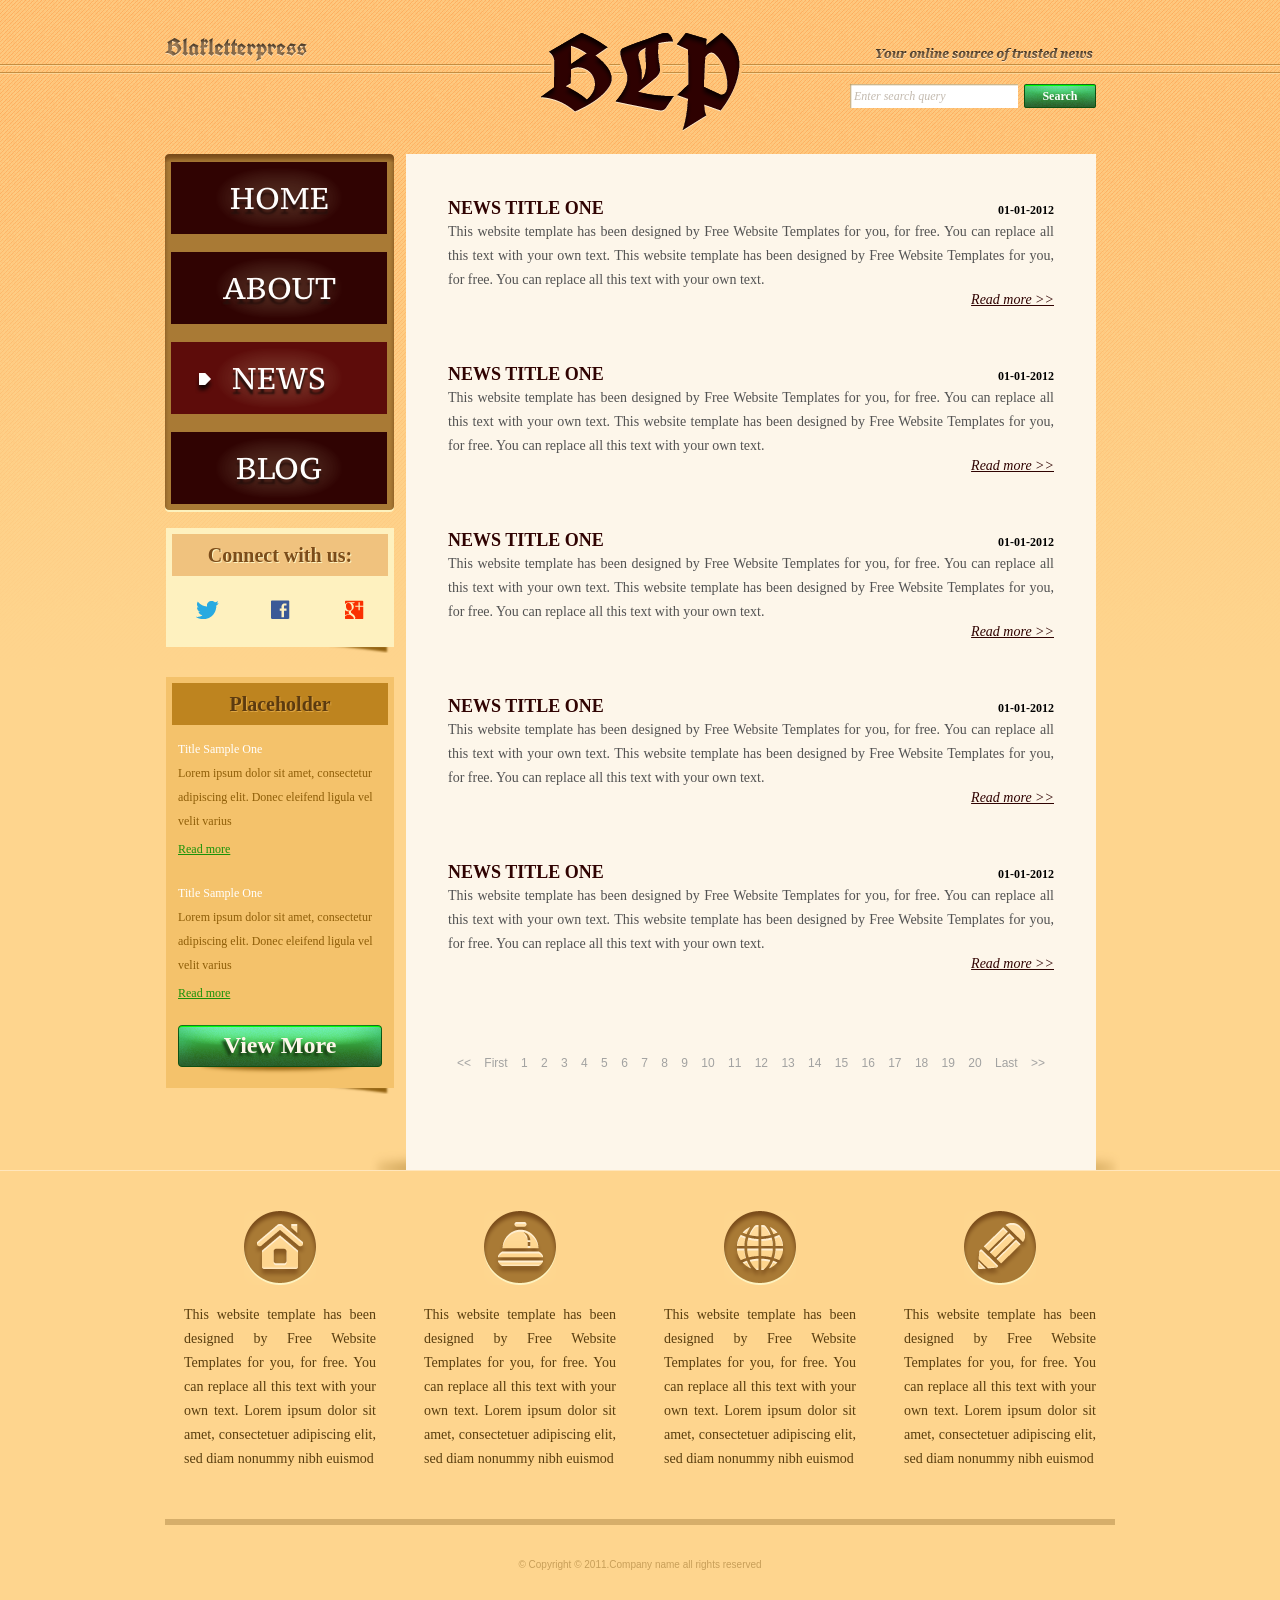
<file: news.html>
<!DOCTYPE html>
<!-- Website template by freewebsitetemplates.com -->
<html>
<head>
	<meta charset="UTF-8">
	<title>News - Blakletterpress Website Template</title>
	<link rel="stylesheet" href="css/style.css" type="text/css">
</head>
<body>
	<div id="page">
		<div id="header">
			<div id="motto">
				<a href="index.html" class="sitename"><img src="images/blakletterpress.png" height="24" width="142" alt="SiteName"></a>
				<p>
					<img src="images/header-text.png" height="14" width="218" alt="Text">
				</p>
			</div>
			<div id="logo">
				<a href="index.html"><img src="images/logo.png" alt="LOGO"></a>
			</div>
			<div id="searchbar">
				<form action="#" method="post">
					<input type="text" value="Enter search query" class="txtfield" onBlur="javascript:if(this.value==''){this.value=this.defaultValue;}" onFocus="javascript:if(this.value==this.defaultValue){this.value='';}">
					<input type="submit" value="Search" class="btn">
				</form>
			</div>
		</div>
		<div id="contents">
			<div id="main">
				<div class="body">
					<ul id="list">
						<li>
							<span class="time">01-01-2012</span>
							<h3>NEWS TITLE ONE</h3>
							<p>
								This website template has been designed by Free Website Templates for you, for free. You can replace all this text with your own text. This website template has been designed by Free Website Templates for you, for free. You can replace all this text with your own text.
							</p>
							<a href="news.html" class="more">Read more >></a>
						</li>
						<li>
							<span class="time">01-01-2012</span>
							<h3>NEWS TITLE ONE</h3>
							<p>
								This website template has been designed by Free Website Templates for you, for free. You can replace all this text with your own text. This website template has been designed by Free Website Templates for you, for free. You can replace all this text with your own text.
							</p>
							<a href="news.html" class="more">Read more >></a>
						</li>
						<li>
							<span class="time">01-01-2012</span>
							<h3>NEWS TITLE ONE</h3>
							<p>
								This website template has been designed by Free Website Templates for you, for free. You can replace all this text with your own text. This website template has been designed by Free Website Templates for you, for free. You can replace all this text with your own text.
							</p>
							<a href="news.html" class="more">Read more >></a>
						</li>
						<li>
							<span class="time">01-01-2012</span>
							<h3>NEWS TITLE ONE</h3>
							<p>
								This website template has been designed by Free Website Templates for you, for free. You can replace all this text with your own text. This website template has been designed by Free Website Templates for you, for free. You can replace all this text with your own text.
							</p>
							<a href="news.html" class="more">Read more >></a>
						</li>
						<li>
							<span class="time">01-01-2012</span>
							<h3>NEWS TITLE ONE</h3>
							<p>
								This website template has been designed by Free Website Templates for you, for free. You can replace all this text with your own text. This website template has been designed by Free Website Templates for you, for free. You can replace all this text with your own text.
							</p>
							<a href="news.html" class="more">Read more >></a>
						</li>
					</ul>
					<div id="pagination">
						<a href="news.html">&lt;&lt;</a> <a href="news.html">First</a> <a href="news.html">1</a> <a href="news.html">2</a> <a href="news.html">3</a> <a href="news.html">4</a> <a href="news.html">5</a> <a href="news.html">6</a> <a href="news.html">7</a> <a href="news.html">8</a> <a href="news.html">9</a> <a href="news.html">10</a> <a href="news.html">11</a> <a href="news.html">12</a> <a href="news.html">13</a> <a href="news.html">14</a> <a href="news.html">15</a> <a href="news.html">16</a> <a href="news.html">17</a> <a href="news.html">18</a> <a href="news.html">19</a> <a href="news.html">20</a> <a href="news.html">Last</a> <a href="news.html">&gt;&gt;</a>
					</div>
				</div>
			</div>
			<div id="sidebar">
				<div id="navigation">
					<div>
						<ul>
							<li>
								<a href="index.html">Home</a>
							</li>
							<li>
								<a href="about.html">About</a>
							</li>
							<li class="selected">
								<a href="news.html">News</a>
							</li>
							<li>
								<a href="blog.html">Blog</a>
							</li>
						</ul>
					</div>
				</div>
				<div class="section">
					<div id="connect">
						<h2>Connect with us:</h2>
						<a href="http://freewebsitetemplates.com/go/twitter/" target="_blank" class="twitter"></a> <a href="http://freewebsitetemplates.com/go/facebook/" target="_blank" class="facebook"></a> <a href="http://freewebsitetemplates.com/go/googleplus/" target="_blank" class="googleplus"></a>
					</div>
				</div>
				<div class="section">
					<div id="posts">
						<h2>Placeholder</h2>
						<ul>
							<li>
								<h5>Title Sample One</h5>
								<p>
									Lorem ipsum dolor sit amet, consectetur adipiscing elit. Donec eleifend ligula vel velit varius
								</p>
								<a href="news.html" class="more">Read more</a>
							</li>
							<li>
								<h5>Title Sample One</h5>
								<p>
									Lorem ipsum dolor sit amet, consectetur adipiscing elit. Donec eleifend ligula vel velit varius
								</p>
								<a href="news.html" class="more">Read more</a>
							</li>
						</ul>
						<a href="news.html" class="btn2">View More</a>
					</div>
				</div>
			</div>
		</div>
		<div id="footer">
			<div>
				<ul id="featured">
					<li>
						<a href="index.html" class="home"></a>
						<p>
							This website template has been designed by Free Website Templates for you, for free. You can replace all this text with your own text. Lorem ipsum dolor sit amet, consectetuer adipiscing elit, sed diam nonummy nibh euismod
						</p>
					</li>
					<li>
						<a href="index.html" class="bell"></a>
						<p>
							This website template has been designed by Free Website Templates for you, for free. You can replace all this text with your own text. Lorem ipsum dolor sit amet, consectetuer adipiscing elit, sed diam nonummy nibh euismod
						</p>
					</li>
					<li>
						<a href="index.html" class="globe"></a>
						<p>
							This website template has been designed by Free Website Templates for you, for free. You can replace all this text with your own text. Lorem ipsum dolor sit amet, consectetuer adipiscing elit, sed diam nonummy nibh euismod
						</p>
					</li>
					<li>
						<a href="index.html" class="pencil"></a>
						<p>
							This website template has been designed by Free Website Templates for you, for free. You can replace all this text with your own text. Lorem ipsum dolor sit amet, consectetuer adipiscing elit, sed diam nonummy nibh euismod
						</p>
					</li>
				</ul>
				<p id="footnote">
					© Copyright © 2011.Company name all rights reserved
				</p>
			</div>
		</div>
	</div>
</body>
</html>
</file>
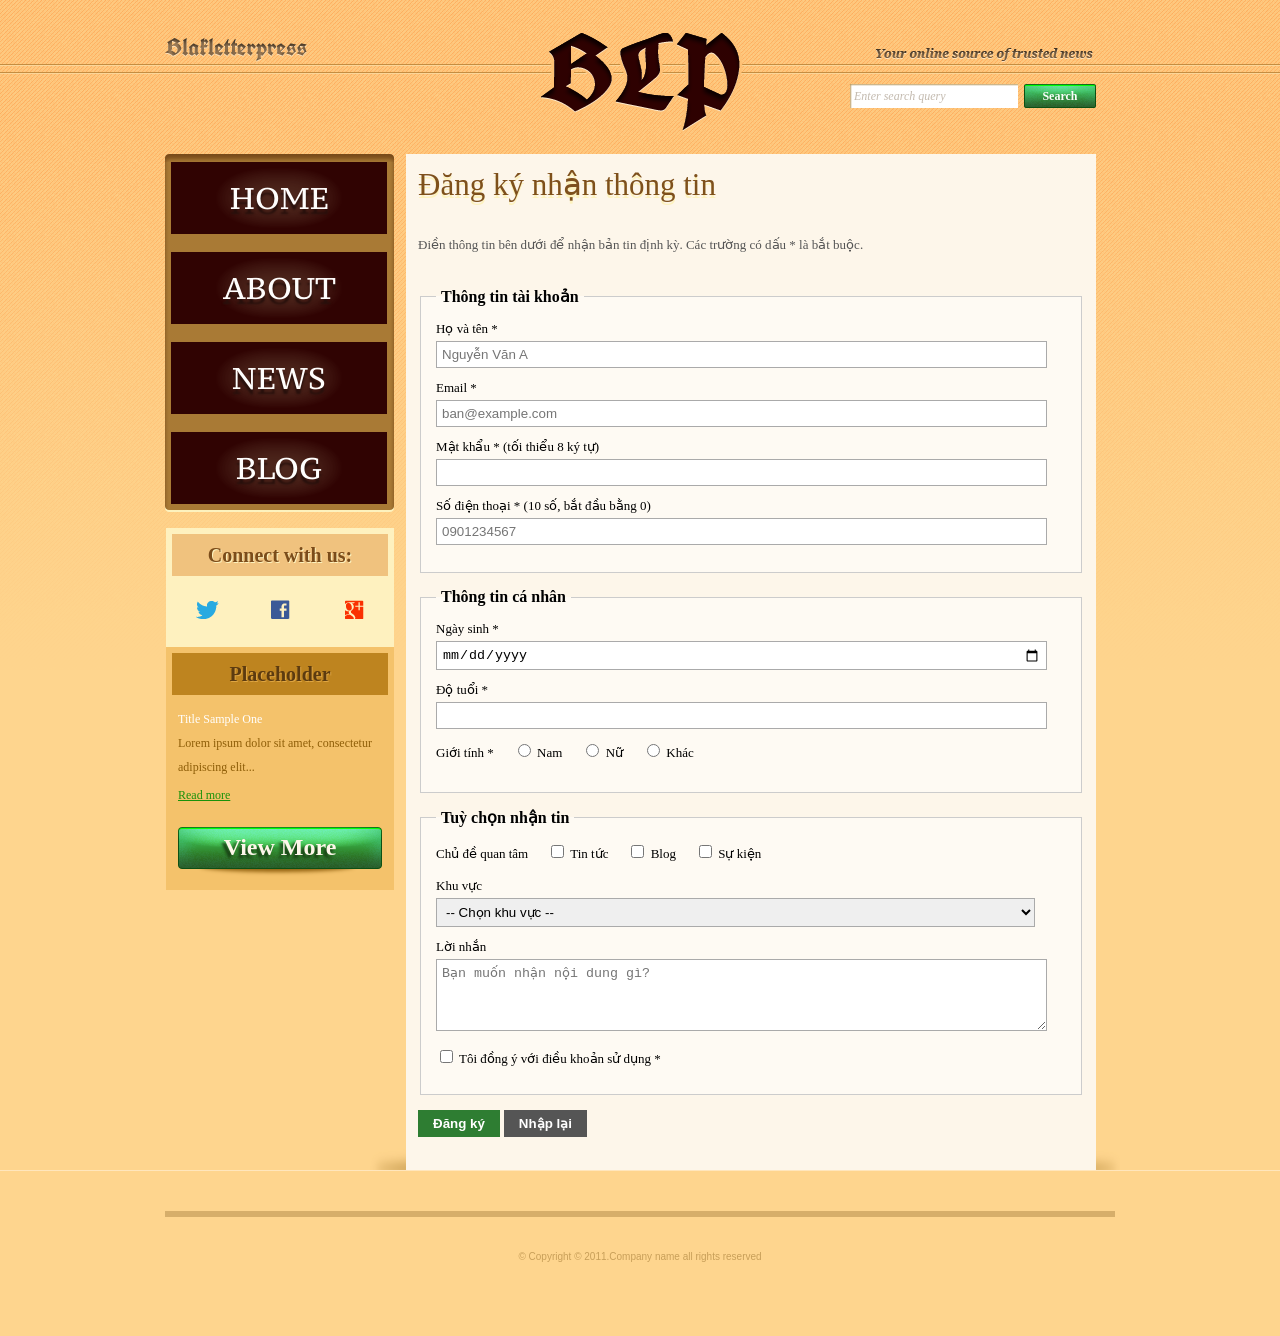
<file: register.html>
<!DOCTYPE html>
<html lang="vi">
<head>
	<meta charset="UTF-8">
	<title>Đăng ký nhận thông tin - Blakletterpress</title>
	<link rel="stylesheet" href="css/style.css" type="text/css">
	<style>
		/* Thêm một số CSS bổ sung để Form hiển thị ngay ngắn chuẩn khung */
		.register-form fieldset {
			border: 1px solid #ccc;
			padding: 15px;
			margin-bottom: 15px;
			background-color: rgba(255, 255, 255, 0.4);
		}
		.register-form legend {
			font-weight: bold;
			padding: 0 5px;
		}
		.form-group {
			margin-bottom: 12px;
		}
		.form-group label {
			display: block;
			margin-bottom: 4px;
			font-size: 13px;
		}
		.form-group input[type="text"],
		.form-group input[type="email"],
		.form-group input[type="password"],
		.form-group input[type="tel"],
		.form-group input[type="date"],
		.form-group input[type="number"],
		.form-group select,
		.form-group textarea {
			width: 95%;
			padding: 5px;
			border: 1px solid #aaa;
		}
		.form-inline label {
			display: inline-block;
			margin-right: 15px;
		}
		.btn-submit, .btn-reset {
			padding: 6px 15px;
			background: #2e7d32;
			color: #fff;
			border: none;
			cursor: pointer;
			font-weight: bold;
		}
		.btn-reset {
			background: #555;
		}
	</style>
</head>
<body>
	<div id="page">
		<header id="header">
			<div id="motto">
				<a href="index.html" class="sitename"><img src="images/blakletterpress.png" height="24" width="142" alt="SiteName"></a>
				<p><img src="images/header-text.png" height="14" width="218" alt="Text"></p>
			</div>
			<div id="logo">
				<a href="index.html"><img src="images/logo.png" alt="LOGO"></a>
			</div>
			<div id="searchbar">
				<form action="#" method="post" role="search">
					<input type="text" value="Enter search query" class="txtfield">
					<input type="submit" value="Search" class="btn">
				</form>
			</div>
		</header>

		<div id="contents">
			<main id="main">
				<article class="body">
					<h1>Đăng ký nhận thông tin</h1>
					<p style="font-size: 13px; color: #555;">Điền thông tin bên dưới để nhận bản tin định kỳ. Các trường có dấu * là bắt buộc.</p>

					<form action="#" method="post" class="register-form">
						<!-- Nhóm 1 -->
						<fieldset>
							<legend>Thông tin tài khoản</legend>
							<div class="form-group">
								<label for="fullname">Họ và tên *</label>
								<input type="text" id="fullname" name="fullname" placeholder="Nguyễn Văn A" required>
							</div>
							<div class="form-group">
								<label for="email">Email *</label>
								<input type="email" id="email" name="email" placeholder="ban@example.com" required>
							</div>
							<div class="form-group">
								<label for="password">Mật khẩu * (tối thiểu 8 ký tự)</label>
								<input type="password" id="password" name="password" minlength="8" required>
							</div>
							<div class="form-group">
								<label for="phone">Số điện thoại * (10 số, bắt đầu bằng 0)</label>
								<input type="tel" id="phone" name="phone" pattern="[0][0-9]{9}" placeholder="0901234567" required>
							</div>
						</fieldset>

						<!-- Nhóm 2 -->
						<fieldset>
							<legend>Thông tin cá nhân</legend>
							<div class="form-group">
								<label for="dob">Ngày sinh *</label>
								<input type="date" id="dob" name="dob" required>
							</div>
							<div class="form-group">
								<label for="age">Độ tuổi *</label>
								<input type="number" id="age" name="age" min="1" max="120" required>
							</div>
							<div class="form-group form-inline">
								<label>Giới tính *</label>
								<label><input type="radio" name="gender" value="nam" required> Nam</label>
								<label><input type="radio" name="gender" value="nu"> Nữ</label>
								<label><input type="radio" name="gender" value="khac"> Khác</label>
							</div>
						</fieldset>

						<!-- Nhóm 3 -->
						<fieldset>
							<legend>Tuỳ chọn nhận tin</legend>
							<div class="form-group form-inline">
								<label>Chủ đề quan tâm</label>
								<label><input type="checkbox" name="topic" value="tintuc"> Tin tức</label>
								<label><input type="checkbox" name="topic" value="blog"> Blog</label>
								<label><input type="checkbox" name="topic" value="sukien"> Sự kiện</label>
							</div>
							<div class="form-group">
								<label for="location">Khu vực</label>
								<select id="location" name="location">
									<option value="">-- Chọn khu vực --</option>
									<option value="hanoi">Hà Nội</option>
									<option value="hcm">TP. Hồ Chí Minh</option>
									<option value="danang">Đà Nẵng</option>
									<option value="khac">Khác</option>
								</select>
							</div>
							<div class="form-group">
								<label for="message">Lời nhắn</label>
								<textarea id="message" name="message" rows="4" placeholder="Bạn muốn nhận nội dung gì?"></textarea>
							</div>
							<div class="form-group">
								<label>
									<input type="checkbox" name="terms" required> Tôi đồng ý với điều khoản sử dụng *
								</label>
							</div>
						</fieldset>

						<div>
							<input type="submit" value="Đăng ký" class="btn-submit">
							<input type="reset" value="Nhập lại" class="btn-reset">
						</div>
					</form>
				</article>
			</main>

			<!-- Giữ nguyên sidebar -->
			<aside id="sidebar">
				<nav id="navigation">
					<div>
						<ul>
							<li><a href="index.html">Home</a></li>
							<li><a href="about.html">About</a></li>
							<li><a href="news.html">News</a></li>
							<li><a href="blog.html">Blog</a></li>
						</ul>
					</div>
				</nav>
				<section class="section">
					<div id="connect">
						<h2>Connect with us:</h2>
						<a href="#" class="twitter"></a> <a href="#" class="facebook"></a> <a href="#" class="googleplus"></a>
					</div>
				</section>
				<section class="section">
					<div id="posts">
						<h2>Placeholder</h2>
						<ul>
							<li>
								<h5>Title Sample One</h5>
								<p>Lorem ipsum dolor sit amet, consectetur adipiscing elit...</p>
								<a href="news.html" class="more">Read more</a>
							</li>
						</ul>
						<a href="news.html" class="btn2">View More</a>
					</div>
				</section>
			</aside>
		</div>

		<footer id="footer">
			<div>
				<p id="footnote">© Copyright © 2011.Company name all rights reserved</p>
			</div>
		</footer>
	</div>
</body>
</html>
</file>
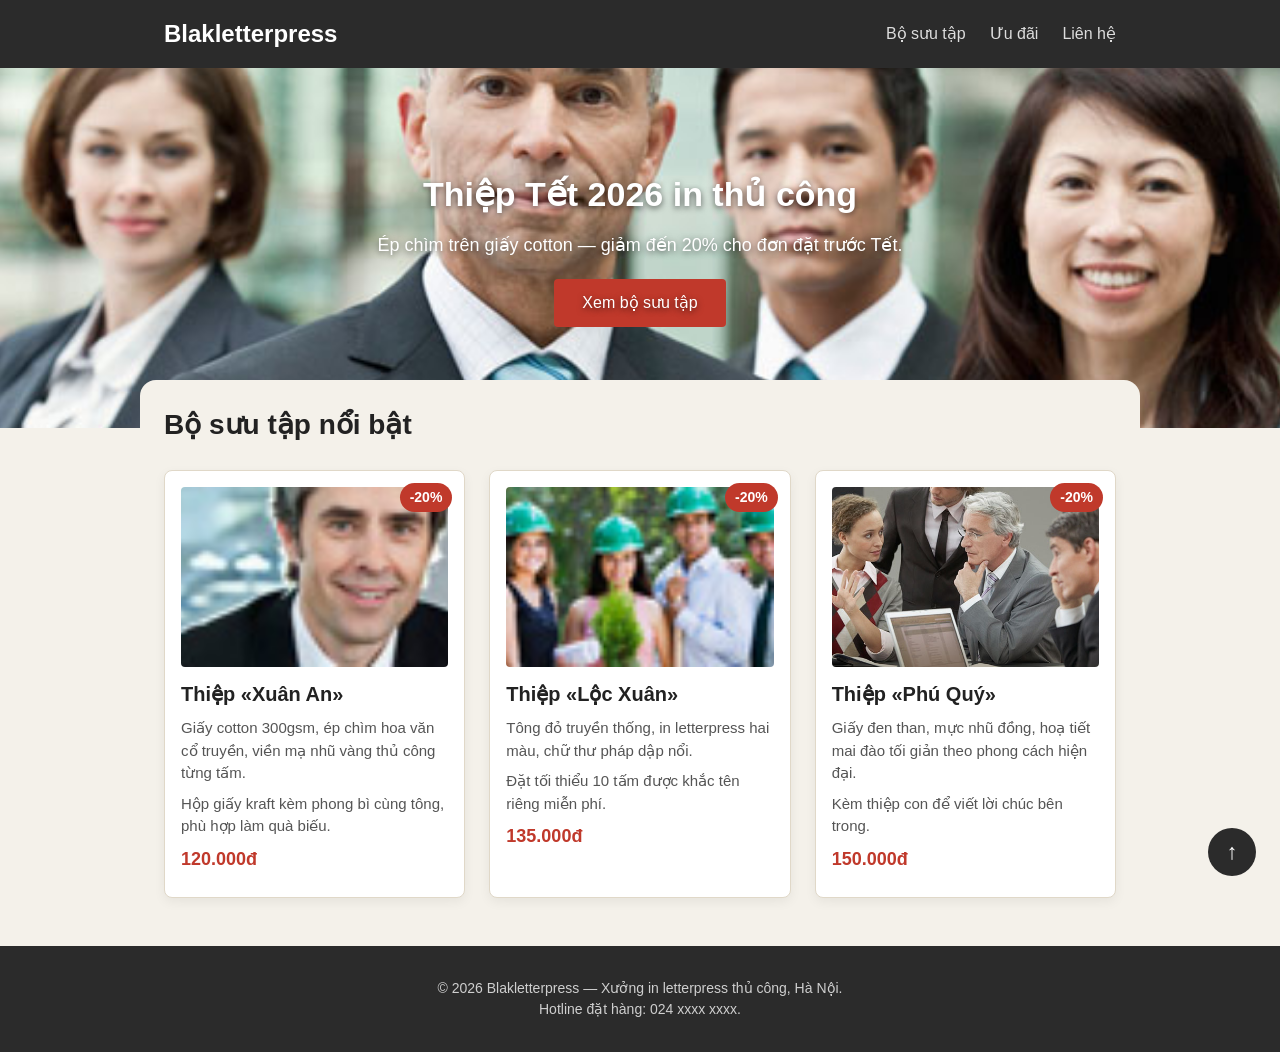
<file: assignment3/trang.html>
<!DOCTYPE html>
<html lang="vi">
<head>
	<meta charset="UTF-8">
	<meta name="viewport" content="width=device-width, initial-scale=1.0">
	<title>Khuyến mãi thiệp Tết 2026 — Blakletterpress</title>
	<link rel="stylesheet" href="style-loi.css">
</head>
<body>
	<header class="site-header">
		<div class="header-inner">
			<a href="#" class="brand">Blakletterpress</a>
			<nav class="main-nav">
				<ul>
					<li><a href="#bo-suu-tap">Bộ sưu tập</a></li>
					<li><a href="#uu-dai">Ưu đãi</a></li>
					<li><a href="#lien-he">Liên hệ</a></li>
				</ul>
			</nav>
		</div>
	</header>

	<section class="hero">
		<img class="hero-bg" src="./images/team-large.jpg" alt="Xưởng in letterpress Blakletterpress">
		<div class="hero-overlay">
			<h1>Thiệp Tết 2026 in thủ công</h1>
			<p>Ép chìm trên giấy cotton — giảm đến 20% cho đơn đặt trước Tết.</p>
			<a href="#bo-suu-tap" class="hero-btn">Xem bộ sưu tập</a>
		</div>
	</section>

	<main>
		<section id="bo-suu-tap" class="products">
			<h2>Bộ sưu tập nổi bật</h2>
			<div class="card-list">

				<article class="card">
					<span class="badge">-20%</span>
					<img src="./images/smiling.jpg" alt="Thiệp Xuân An">
					<div class="card-body">
						<h3>Thiệp &laquo;Xuân An&raquo;</h3>
						<p>Giấy cotton 300gsm, ép chìm hoa văn cổ truyền, viền mạ nhũ vàng thủ công từng tấm.</p>
						<p>Hộp giấy kraft kèm phong bì cùng tông, phù hợp làm quà biếu.</p>
						<p class="price">120.000đ</p>
					</div>
				</article>

				<article class="card">
					<span class="badge">-20%</span>
					<img src="./images/ecofriends.jpg" alt="Thiệp Lộc Xuân">
					<div class="card-body">
						<h3>Thiệp &laquo;Lộc Xuân&raquo;</h3>
						<p>Tông đỏ truyền thống, in letterpress hai màu, chữ thư pháp dập nổi.</p>
						<p>Đặt tối thiểu 10 tấm được khắc tên riêng miễn phí.</p>
						<p class="price">135.000đ</p>
					</div>
				</article>

				<article class="card">
					<span class="badge">-20%</span>
					<img src="./images/meeting.jpg" alt="Thiệp Phú Quý">
					<div class="card-body">
						<h3>Thiệp &laquo;Phú Quý&raquo;</h3>
						<p>Giấy đen than, mực nhũ đồng, hoạ tiết mai đào tối giản theo phong cách hiện đại.</p>
						<p>Kèm thiệp con để viết lời chúc bên trong.</p>
						<p class="price">150.000đ</p>
					</div>
				</article>

			</div>
		</section>
	</main>

	<a href="#" class="back-to-top" aria-label="Lên đầu trang">↑</a>

	<footer id="lien-he" class="site-footer">
		<p>© 2026 Blakletterpress — Xưởng in letterpress thủ công, Hà Nội.</p>
		<p>Hotline đặt hàng: 024&nbsp;xxxx&nbsp;xxxx.</p>
	</footer>
</body>
</html>
</file>
<file: css/style.css>
/* Website template by freewebsitetemplates.com */
@font-face {
	font-family: 'PTSerif-Caption';
	src: url('../fonts/PT_Serif-Caption-Web-Regular.eot');
	src: local('☺'), url('../fonts/PT_Serif-Caption-Web-Regular.woff') format('woff'), url('../fonts/PT_Serif-Caption-Web-Regular.ttf') format('truetype'), url('../fonts/PT_Serif-Caption-Web-Regular.svg') format('svg');
	font-weight: normal;
	font-style: normal;
}
@font-face {
	font-family: 'UnifrakturCook-Bold';
	src: url('../fonts/UnifrakturCook-Bold.eot');
	src: local('☺'), url('../fonts/UnifrakturCook-Bold.woff') format('woff'), url('../fonts/UnifrakturCook-Bold.ttf') format('truetype'), url('../fonts/UnifrakturCook-Bold.svg') format('svg');
	font-weight: normal;
	font-style: normal;
}
body {
	background: #fed58e url(../images/bg-body.png) repeat-x left top;
	font-family: Georgia, "Times New Roman", Times, serif;
	margin: 0;
}
#background {
}
#page {
	width: 960px;
	margin: 0 auto;
}
img {
	border: 0;
}
/*------------------------------ SPRITES ------------------------------*/
.btn, .btn2, #searchbar form input.txtfield, #navigation li, #navigation li a:hover, #navigation li.selected a {
	background: url(../images/interface.png) no-repeat;
}
#navigation, #navigation > div, #navigation ul {
	background-image: url(../images/bg-navigation.png);
	background-repeat: no-repeat;
}
#connect > a, #featured li > a {
	background: url(../images/icons.png) no-repeat;
}
.btn {
	background-position: -178px 0;
	color: #fcfefc;
	cursor: pointer;
	font-family: Georgia, "Times New Roman", Times, serif;
	font-size: 12px;
	font-weight: bold;
	height: 24px;
	line-height: 24px;
	width: 72px;
	padding: 0 0 4px;
	text-align: center;
}
.btn:hover {
	background-position: -260px 0;
}
.btn2 {
	background-position: 0 -32px;
	display: block;
	color: #fdf6ea;
	font-family: Georgia, "Times New Roman", Times, serif;
	font-size: 24px;
	font-weight: bold;
	height: 51px;
	line-height: 40px;
	width: 204px;
	text-align: center;
	text-decoration: none;
	text-shadow: -3px 3px 3px #173c13;
}
.btn2:hover {
	background-position: -216px -31px;
}
/*------------------------------ HEADER ------------------------------*/
#header {
	height: 106px;
	padding: 24px 0;
	text-align: center;
	position: relative
}
/** motto **/
#motto {
	text-align: right;
	padding: 13px 27px 15px 0;
}
a.sitename {
	float: left;
	display: inline-block;
	font-family: "UnifrakturCook-Bold";
	font-size: 24px;
	height: 24px;
	margin-left: 5px;
}
#motto p {
	display: inline-block;
	height: 24px;
	line-height: 24px;
	margin: 8px 0 0;
}
/** Logo **/
#logo {
	display: inline-block;
	position: absolute;
	left: 360px;
	top: 24px;
}
/** Searchbar **/
#searchbar {
	padding: 0 24px 15px 0;
	text-align: right;
}
#searchbar form {
	display: inline-block;
*float: right; /** Needed for IE7 **/
}
#searchbar form input {
	float: left;
	border: 0;
	margin: 0;
}
#searchbar input.txtfield {
	background-position: 0 0;
	color: #c3baaf;
	font-family: Georgia, "Times New Roman", Times, serif;
	font-size: 12px;
	font-style: italic;
	height: 24px;
	line-height: 24px;
	width: 160px;
	margin: 0 6px 0 0;
	padding: 0 4px;
}
/*------------------------------ CONTENTS ------------------------------*/
#contents {
	background: url(../images/content-shadow.png) no-repeat right bottom;
*display: inline-block; /** Needed for IE7 **/
}
#contents:after {
	clear:both;
	content:"";
	display:block;
	height:0;
	line-height:0;
	visibility:hidden;
}
#contents h1 {
	color: #7e501c;
	font-size: 31px;
	font-weight: normal;
	margin: 0 0 30px;
	text-align: justify;
	text-shadow: 0 3px #fdf2be;
}
#contents h1 a {
	color: #7e501c;
}
#contents h1 em {
	font-weight: bold;
	text-transform: uppercase;
}
#contents h2 {
	font-size: 20px;
	line-height: 42px;
	margin: 0 0 24px;
	text-align: center;
}
#contents h3 {
	color: #300302;
	font-size: 18px;
	line-height: 24px;
	margin: 0 0 0;
	text-transform: uppercase;
}
#contents h4 {
	color: #300302;
	font-size: 14px;
	line-height: 24px;
	margin: 0;
}
#contents p {
	color: #525252;
	font-size: 14px;
	line-height: 24px;
	margin: 0;
	padding: 0 0 30px;
	text-align: justify;
}
#contents p a {
	color: #525252;
}
#contents p a:hover {
	color: #e19320;
}
/** MAIN **/
#main {
	float: right;
	background-color: #fdf6ea;
	min-height: 982px;
	width: 666px;
	margin: 0 24px 0 12px;
	padding: 12px 12px 22px;
}
#main div.body {
	padding: 0 30px;
}
/** list **/
#list {
	list-style: none;
	margin: 30px 0;
	padding: 0;
}
#list li {
	display: inline-block;
	width: 100%;
	margin: 0 0 54px;
}
#list span.time {
	float: right;
	font-size: 12px;
	font-weight: bold;
	margin: 7px 0 0;
}
#list li p {
	padding-bottom: 0;
}
#list li a.more {
	float: right;
	color: #300302;
	font-size: 14px;
	font-style: italic;
}
#list li a.more:hover {
	color: #097a07;
}
/** pagination **/
#pagination {
	font-family: Arial, Helvetica, sans-serif;
	font-size: 12px;
	text-align: center;
}
#pagination a {
	color: #a2a2a1;
	margin: 0 3px;
	padding: 0 2px;
	text-decoration: none;
}
#pagination a:hover {
	color: #be841f;
}
/** gallery **/
#gallery {
	margin: 0 0 36px;
}
#gallery > div {
	margin: 0 0 14px;
}
#gallery ul {
	background-color: #ebe0ce;
	display: inline-block;
	list-style: none;
	width: 606px;
	margin: 0;
	padding: 6px 30px;
}
#gallery ul li {
	float: left;
	cursor: pointer;
	height: 48px;
	width: 78px;
	margin: 0 11px;
}
#gallery ul li:hover {
	filter:alpha(opacity=80);
	opacity: 0.8;
}
/** SIDEBAR **/
#sidebar {
	float: left;
	height: auto;
	width: 229px;
	margin-left: 5px;
}
#sidebar div.section {
	background: url(../images/box-shadow-bottom.png) no-repeat left bottom;
	margin: 0 0 24px;
	padding: 0 0 6px;
}
/** Navigation **/
#navigation {
	background-position: -468px bottom;
	margin: 0 0 16px;
	padding: 0 0 8px;
}
#navigation > div {
	background-position: 0 top;
	padding: 8px 0 0;
}
#navigation ul {
	background-position: -234px top;
	background-repeat: repeat-y;
	list-style: none;
	margin: 0;
	padding: 0 6px;
}
#navigation li {
	background-position: 0 -90px;
	height: 72px;
	width: 216px;
	margin-top: 18px;
}
#navigation li:hover, #navigation li.selected {
	background-position: -226px -90px;
}
#navigation li:first-child {
	margin-top: 0;
}
#navigation li a {
	color: #fffefd;
	display: block;
	font: 30px/72px "PTSerif-Caption";
	text-align: center;
	text-decoration: none;
	text-transform: uppercase;
	text-shadow: 0 5px 2px #27100c;
}
#navigation li a:hover, #navigation li.selected a {
	background-position: 24px -162px;
}
/** connect **/
#connect {
	background-color: #fef1bf;
	margin-left: 1px;
	padding: 6px;
}
#connect h2 {
	background-color: #f0c27e;
	color: #7b4c1a;
	text-shadow: 1px 1px #fdf2be;
}
#connect > a {
	display: inline-block;
	height: 19px;
	width: 23px;
	margin: 0 24px 18px;
}
#connect a.twitter {
	background-position: 0 0;
}
#connect a.facebook {
	background-position: -72px 0;
	width: 19px;
}
#connect a.googleplus {
	background-position: -141px 0;
	width: 22px;
}
/** Post **/
#posts {
	background-color: #f4c26b;
	margin-left: 1px;
	padding: 6px;
}
#posts h2 {
	background-color: #be841f;
	color: #5c3b10;
	margin-bottom: 12px;
	text-shadow: 1px 1px #dfa643;
}
#posts ul {
	list-style: none;
	margin: 0;
	padding: 0 6px;
	overflow: hidden;
}
#posts li {
	margin: 0 0 24px;
}
#posts h5 {
	color: #fff;
	font-size: 12px;
	font-weight: normal;
	line-height: 24px;
	margin: 0;
}
#posts p {
	color: #8f5e08;
	font-size: 12px;
	padding-bottom: 6px;
	text-align: left;
}
#posts a.more {
	color: #199209;
	font-size: 12px;
}
#posts a.more:hover {
	color: #bb8528;
}
#posts a.btn2 {
	margin: 0 auto 6px;
}
/** hover states **/
#contents h1 a:hover, #posts p a:hover {
	text-decoration: none;
}
/*------------------------------ FOOTER ------------------------------*/
#footer {
	border-top: 1px solid #ffe6bc;
	width: 100%;
	padding: 40px 0;
	position: absolute;
	left: 0;
}
#footer > div {
	width: 960px;
	margin: 0 auto;
}
/** featured **/
#featured {
	display: inline-block;
	list-style: none;
	margin: 0 0 30px;
	padding: 0;
}
#featured li {
	float: left;
	width: 192px;
	margin: 0 24px;
}
#featured li > a {
	display: block;
	height: 74px;
	width: 72px;
	margin: 0 auto 18px;
}
#featured li a.home {
	background-position: -91px -27px;
}
#featured li a.bell {
	background-position: -91px -112px;
}
#featured li a.globe {
	background-position: -91px -196px;
}
#featured li a.pencil {
	background-position: -91px -280px;
}
#featured li a.home:hover {
	background-position: 0 -27px;
}
#featured li a.bell:hover {
	background-position: 0 -112px;
}
#featured li a.globe:hover {
	background-position: 0 -196px;
}
#featured li a.pencil:hover {
	background-position: 0 -280px;
}
#featured li p {
	color: #593e0f;
	font: 14px/24px "Times New Roman", Times, serif;
	text-align: justify;
}
#featured li p a {
	color: #593e0f;
}
#featured li p a:hover {
	color: #bb8528;
}
#footnote {
	color: #c89f59;
	font-family: "Trebuchet MS", Arial, Helvetica, sans-serif;
	font-size: 10px;
	width: 950px;
	border-top: 6px solid #d6ae6a;
	margin: 0 auto;
	padding: 34px 0;
	text-align: center;
}
</file>
<file: Bai tap 2 - JS tin tuc va gio hang/css/style.css>
/* Website template by freewebsitetemplates.com */
@font-face {
	font-family: 'PTSerif-Caption';
	src: url('../fonts/PT_Serif-Caption-Web-Regular.eot');
	src: local('☺'), url('../fonts/PT_Serif-Caption-Web-Regular.woff') format('woff'), url('../fonts/PT_Serif-Caption-Web-Regular.ttf') format('truetype'), url('../fonts/PT_Serif-Caption-Web-Regular.svg') format('svg');
	font-weight: normal;
	font-style: normal;
}
@font-face {
	font-family: 'UnifrakturCook-Bold';
	src: url('../fonts/UnifrakturCook-Bold.eot');
	src: local('☺'), url('../fonts/UnifrakturCook-Bold.woff') format('woff'), url('../fonts/UnifrakturCook-Bold.ttf') format('truetype'), url('../fonts/UnifrakturCook-Bold.svg') format('svg');
	font-weight: normal;
	font-style: normal;
}
body {
	background: #fed58e url(../images/bg-body.png) repeat-x left top;
	font-family: Georgia, "Times New Roman", Times, serif;
	margin: 0;
}
#background {
}
#page {
	width: 960px;
	margin: 0 auto;
}
img {
	border: 0;
}
/*------------------------------ SPRITES ------------------------------*/
.btn, .btn2, #searchbar form input.txtfield, #navigation li, #navigation li a:hover, #navigation li.selected a {
	background: url(../images/interface.png) no-repeat;
}
#navigation, #navigation > div, #navigation ul {
	background-image: url(../images/bg-navigation.png);
	background-repeat: no-repeat;
}
#connect > a, #featured li > a {
	background: url(../images/icons.png) no-repeat;
}
.btn {
	background-position: -178px 0;
	color: #fcfefc;
	cursor: pointer;
	font-family: Georgia, "Times New Roman", Times, serif;
	font-size: 12px;
	font-weight: bold;
	height: 24px;
	line-height: 24px;
	width: 72px;
	padding: 0 0 4px;
	text-align: center;
}
.btn:hover {
	background-position: -260px 0;
}
.btn2 {
	background-position: 0 -32px;
	display: block;
	color: #fdf6ea;
	font-family: Georgia, "Times New Roman", Times, serif;
	font-size: 24px;
	font-weight: bold;
	height: 51px;
	line-height: 40px;
	width: 204px;
	text-align: center;
	text-decoration: none;
	text-shadow: -3px 3px 3px #173c13;
}
.btn2:hover {
	background-position: -216px -31px;
}
/*------------------------------ HEADER ------------------------------*/
#header {
	height: 106px;
	padding: 24px 0;
	text-align: center;
	position: relative
}
/** motto **/
#motto {
	text-align: right;
	padding: 13px 27px 15px 0;
}
a.sitename {
	float: left;
	display: inline-block;
	font-family: "UnifrakturCook-Bold";
	font-size: 24px;
	height: 24px;
	margin-left: 5px;
}
#motto p {
	display: inline-block;
	height: 24px;
	line-height: 24px;
	margin: 8px 0 0;
}
/** Logo **/
#logo {
	display: inline-block;
	position: absolute;
	left: 360px;
	top: 24px;
}
/** Searchbar **/
#searchbar {
	padding: 0 24px 15px 0;
	text-align: right;
}
#searchbar form {
	display: inline-block;
*float: right; /** Needed for IE7 **/
}
#searchbar form input {
	float: left;
	border: 0;
	margin: 0;
}
#searchbar input.txtfield {
	background-position: 0 0;
	color: #c3baaf;
	font-family: Georgia, "Times New Roman", Times, serif;
	font-size: 12px;
	font-style: italic;
	height: 24px;
	line-height: 24px;
	width: 160px;
	margin: 0 6px 0 0;
	padding: 0 4px;
}
/*------------------------------ CONTENTS ------------------------------*/
#contents {
	background: url(../images/content-shadow.png) no-repeat right bottom;
*display: inline-block; /** Needed for IE7 **/
}
#contents:after {
	clear:both;
	content:"";
	display:block;
	height:0;
	line-height:0;
	visibility:hidden;
}
#contents h1 {
	color: #7e501c;
	font-size: 31px;
	font-weight: normal;
	margin: 0 0 30px;
	text-align: justify;
	text-shadow: 0 3px #fdf2be;
}
#contents h1 a {
	color: #7e501c;
}
#contents h1 em {
	font-weight: bold;
	text-transform: uppercase;
}
#contents h2 {
	font-size: 20px;
	line-height: 42px;
	margin: 0 0 24px;
	text-align: center;
}
#contents h3 {
	color: #300302;
	font-size: 18px;
	line-height: 24px;
	margin: 0 0 0;
	text-transform: uppercase;
}
#contents h4 {
	color: #300302;
	font-size: 14px;
	line-height: 24px;
	margin: 0;
}
#contents p {
	color: #525252;
	font-size: 14px;
	line-height: 24px;
	margin: 0;
	padding: 0 0 30px;
	text-align: justify;
}
#contents p a {
	color: #525252;
}
#contents p a:hover {
	color: #e19320;
}
/** MAIN **/
#main {
	float: right;
	background-color: #fdf6ea;
	min-height: 982px;
	width: 666px;
	margin: 0 24px 0 12px;
	padding: 12px 12px 22px;
}
#main div.body {
	padding: 0 30px;
}
/** list **/
#list {
	list-style: none;
	margin: 30px 0;
	padding: 0;
}
#list li {
	display: inline-block;
	width: 100%;
	margin: 0 0 54px;
}
#list span.time {
	float: right;
	font-size: 12px;
	font-weight: bold;
	margin: 7px 0 0;
}
#list li p {
	padding-bottom: 0;
}
#list li a.more {
	float: right;
	color: #300302;
	font-size: 14px;
	font-style: italic;
}
#list li a.more:hover {
	color: #097a07;
}
/** pagination **/
#pagination {
	font-family: Arial, Helvetica, sans-serif;
	font-size: 12px;
	text-align: center;
}
#pagination a {
	color: #a2a2a1;
	margin: 0 3px;
	padding: 0 2px;
	text-decoration: none;
}
#pagination a:hover {
	color: #be841f;
}
/** gallery **/
#gallery {
	margin: 0 0 36px;
}
#gallery > div {
	margin: 0 0 14px;
}
#gallery ul {
	background-color: #ebe0ce;
	display: inline-block;
	list-style: none;
	width: 606px;
	margin: 0;
	padding: 6px 30px;
}
#gallery ul li {
	float: left;
	cursor: pointer;
	height: 48px;
	width: 78px;
	margin: 0 11px;
}
#gallery ul li:hover {
	filter:alpha(opacity=80);
	opacity: 0.8;
}
/** SIDEBAR **/
#sidebar {
	float: left;
	height: auto;
	width: 229px;
	margin-left: 5px;
}
#sidebar div.section {
	background: url(../images/box-shadow-bottom.png) no-repeat left bottom;
	margin: 0 0 24px;
	padding: 0 0 6px;
}
/** Navigation **/
#navigation {
	background-position: -468px bottom;
	margin: 0 0 16px;
	padding: 0 0 8px;
}
#navigation > div {
	background-position: 0 top;
	padding: 8px 0 0;
}
#navigation ul {
	background-position: -234px top;
	background-repeat: repeat-y;
	list-style: none;
	margin: 0;
	padding: 0 6px;
}
#navigation li {
	background-position: 0 -90px;
	height: 72px;
	width: 216px;
	margin-top: 18px;
}
#navigation li:hover, #navigation li.selected {
	background-position: -226px -90px;
}
#navigation li:first-child {
	margin-top: 0;
}
#navigation li a {
	color: #fffefd;
	display: block;
	font: 30px/72px "PTSerif-Caption";
	text-align: center;
	text-decoration: none;
	text-transform: uppercase;
	text-shadow: 0 5px 2px #27100c;
}
#navigation li a:hover, #navigation li.selected a {
	background-position: 24px -162px;
}
/** connect **/
#connect {
	background-color: #fef1bf;
	margin-left: 1px;
	padding: 6px;
}
#connect h2 {
	background-color: #f0c27e;
	color: #7b4c1a;
	text-shadow: 1px 1px #fdf2be;
}
#connect > a {
	display: inline-block;
	height: 19px;
	width: 23px;
	margin: 0 24px 18px;
}
#connect a.twitter {
	background-position: 0 0;
}
#connect a.facebook {
	background-position: -72px 0;
	width: 19px;
}
#connect a.googleplus {
	background-position: -141px 0;
	width: 22px;
}
/** Post **/
#posts {
	background-color: #f4c26b;
	margin-left: 1px;
	padding: 6px;
}
#posts h2 {
	background-color: #be841f;
	color: #5c3b10;
	margin-bottom: 12px;
	text-shadow: 1px 1px #dfa643;
}
#posts ul {
	list-style: none;
	margin: 0;
	padding: 0 6px;
	overflow: hidden;
}
#posts li {
	margin: 0 0 24px;
}
#posts h5 {
	color: #fff;
	font-size: 12px;
	font-weight: normal;
	line-height: 24px;
	margin: 0;
}
#posts p {
	color: #8f5e08;
	font-size: 12px;
	padding-bottom: 6px;
	text-align: left;
}
#posts a.more {
	color: #199209;
	font-size: 12px;
}
#posts a.more:hover {
	color: #bb8528;
}
#posts a.btn2 {
	margin: 0 auto 6px;
}
/** hover states **/
#contents h1 a:hover, #posts p a:hover {
	text-decoration: none;
}
/*------------------------------ FOOTER ------------------------------*/
#footer {
	border-top: 1px solid #ffe6bc;
	width: 100%;
	padding: 40px 0;
	position: absolute;
	left: 0;
}
#footer > div {
	width: 960px;
	margin: 0 auto;
}
/** featured **/
#featured {
	display: inline-block;
	list-style: none;
	margin: 0 0 30px;
	padding: 0;
}
#featured li {
	float: left;
	width: 192px;
	margin: 0 24px;
}
#featured li > a {
	display: block;
	height: 74px;
	width: 72px;
	margin: 0 auto 18px;
}
#featured li a.home {
	background-position: -91px -27px;
}
#featured li a.bell {
	background-position: -91px -112px;
}
#featured li a.globe {
	background-position: -91px -196px;
}
#featured li a.pencil {
	background-position: -91px -280px;
}
#featured li a.home:hover {
	background-position: 0 -27px;
}
#featured li a.bell:hover {
	background-position: 0 -112px;
}
#featured li a.globe:hover {
	background-position: 0 -196px;
}
#featured li a.pencil:hover {
	background-position: 0 -280px;
}
#featured li p {
	color: #593e0f;
	font: 14px/24px "Times New Roman", Times, serif;
	text-align: justify;
}
#featured li p a {
	color: #593e0f;
}
#featured li p a:hover {
	color: #bb8528;
}
#footnote {
	color: #c89f59;
	font-family: "Trebuchet MS", Arial, Helvetica, sans-serif;
	font-size: 10px;
	width: 950px;
	border-top: 6px solid #d6ae6a;
	margin: 0 auto;
	padding: 34px 0;
	text-align: center;
}
</file>
<file: Bai tap 2 - JS tin tuc va gio hang/css/bai-js.css>
/* Bổ sung cho bài thực hành JavaScript — không sửa css/style.css gốc */
#ket-qua {
	background-color: #fef1bf;
	border: 1px solid #f0c27e;
	color: #300302;
	font: 13px/20px Consolas, "Courier New", monospace;
	min-height: 120px;
	margin: 12px 0 30px;
	padding: 12px;
	white-space: pre-wrap;
}
#contents code {
	background-color: #ebe0ce;
	font-family: Consolas, "Courier New", monospace;
	padding: 0 3px;
}
</file>
<file: Bai tap 3 - JS thu vien anh va tin nhanh/css/style.css>
/* Website template by freewebsitetemplates.com */
@font-face {
	font-family: 'PTSerif-Caption';
	src: url('../fonts/PT_Serif-Caption-Web-Regular.eot');
	src: local('☺'), url('../fonts/PT_Serif-Caption-Web-Regular.woff') format('woff'), url('../fonts/PT_Serif-Caption-Web-Regular.ttf') format('truetype'), url('../fonts/PT_Serif-Caption-Web-Regular.svg') format('svg');
	font-weight: normal;
	font-style: normal;
}
@font-face {
	font-family: 'UnifrakturCook-Bold';
	src: url('../fonts/UnifrakturCook-Bold.eot');
	src: local('☺'), url('../fonts/UnifrakturCook-Bold.woff') format('woff'), url('../fonts/UnifrakturCook-Bold.ttf') format('truetype'), url('../fonts/UnifrakturCook-Bold.svg') format('svg');
	font-weight: normal;
	font-style: normal;
}
body {
	background: #fed58e url(../images/bg-body.png) repeat-x left top;
	font-family: Georgia, "Times New Roman", Times, serif;
	margin: 0;
}
#background {
}
#page {
	width: 960px;
	margin: 0 auto;
}
img {
	border: 0;
}
/*------------------------------ SPRITES ------------------------------*/
.btn, .btn2, #searchbar form input.txtfield, #navigation li, #navigation li a:hover, #navigation li.selected a {
	background: url(../images/interface.png) no-repeat;
}
#navigation, #navigation > div, #navigation ul {
	background-image: url(../images/bg-navigation.png);
	background-repeat: no-repeat;
}
#connect > a, #featured li > a {
	background: url(../images/icons.png) no-repeat;
}
.btn {
	background-position: -178px 0;
	color: #fcfefc;
	cursor: pointer;
	font-family: Georgia, "Times New Roman", Times, serif;
	font-size: 12px;
	font-weight: bold;
	height: 24px;
	line-height: 24px;
	width: 72px;
	padding: 0 0 4px;
	text-align: center;
}
.btn:hover {
	background-position: -260px 0;
}
.btn2 {
	background-position: 0 -32px;
	display: block;
	color: #fdf6ea;
	font-family: Georgia, "Times New Roman", Times, serif;
	font-size: 24px;
	font-weight: bold;
	height: 51px;
	line-height: 40px;
	width: 204px;
	text-align: center;
	text-decoration: none;
	text-shadow: -3px 3px 3px #173c13;
}
.btn2:hover {
	background-position: -216px -31px;
}
/*------------------------------ HEADER ------------------------------*/
#header {
	height: 106px;
	padding: 24px 0;
	text-align: center;
	position: relative
}
/** motto **/
#motto {
	text-align: right;
	padding: 13px 27px 15px 0;
}
a.sitename {
	float: left;
	display: inline-block;
	font-family: "UnifrakturCook-Bold";
	font-size: 24px;
	height: 24px;
	margin-left: 5px;
}
#motto p {
	display: inline-block;
	height: 24px;
	line-height: 24px;
	margin: 8px 0 0;
}
/** Logo **/
#logo {
	display: inline-block;
	position: absolute;
	left: 360px;
	top: 24px;
}
/** Searchbar **/
#searchbar {
	padding: 0 24px 15px 0;
	text-align: right;
}
#searchbar form {
	display: inline-block;
*float: right; /** Needed for IE7 **/
}
#searchbar form input {
	float: left;
	border: 0;
	margin: 0;
}
#searchbar input.txtfield {
	background-position: 0 0;
	color: #c3baaf;
	font-family: Georgia, "Times New Roman", Times, serif;
	font-size: 12px;
	font-style: italic;
	height: 24px;
	line-height: 24px;
	width: 160px;
	margin: 0 6px 0 0;
	padding: 0 4px;
}
/*------------------------------ CONTENTS ------------------------------*/
#contents {
	background: url(../images/content-shadow.png) no-repeat right bottom;
*display: inline-block; /** Needed for IE7 **/
}
#contents:after {
	clear:both;
	content:"";
	display:block;
	height:0;
	line-height:0;
	visibility:hidden;
}
#contents h1 {
	color: #7e501c;
	font-size: 31px;
	font-weight: normal;
	margin: 0 0 30px;
	text-align: justify;
	text-shadow: 0 3px #fdf2be;
}
#contents h1 a {
	color: #7e501c;
}
#contents h1 em {
	font-weight: bold;
	text-transform: uppercase;
}
#contents h2 {
	font-size: 20px;
	line-height: 42px;
	margin: 0 0 24px;
	text-align: center;
}
#contents h3 {
	color: #300302;
	font-size: 18px;
	line-height: 24px;
	margin: 0 0 0;
	text-transform: uppercase;
}
#contents h4 {
	color: #300302;
	font-size: 14px;
	line-height: 24px;
	margin: 0;
}
#contents p {
	color: #525252;
	font-size: 14px;
	line-height: 24px;
	margin: 0;
	padding: 0 0 30px;
	text-align: justify;
}
#contents p a {
	color: #525252;
}
#contents p a:hover {
	color: #e19320;
}
/** MAIN **/
#main {
	float: right;
	background-color: #fdf6ea;
	min-height: 982px;
	width: 666px;
	margin: 0 24px 0 12px;
	padding: 12px 12px 22px;
}
#main div.body {
	padding: 0 30px;
}
/** list **/
#list {
	list-style: none;
	margin: 30px 0;
	padding: 0;
}
#list li {
	display: inline-block;
	width: 100%;
	margin: 0 0 54px;
}
#list span.time {
	float: right;
	font-size: 12px;
	font-weight: bold;
	margin: 7px 0 0;
}
#list li p {
	padding-bottom: 0;
}
#list li a.more {
	float: right;
	color: #300302;
	font-size: 14px;
	font-style: italic;
}
#list li a.more:hover {
	color: #097a07;
}
/** pagination **/
#pagination {
	font-family: Arial, Helvetica, sans-serif;
	font-size: 12px;
	text-align: center;
}
#pagination a {
	color: #a2a2a1;
	margin: 0 3px;
	padding: 0 2px;
	text-decoration: none;
}
#pagination a:hover {
	color: #be841f;
}
/** gallery **/
#gallery {
	margin: 0 0 36px;
}
#gallery > div {
	margin: 0 0 14px;
}
#gallery ul {
	background-color: #ebe0ce;
	display: inline-block;
	list-style: none;
	width: 606px;
	margin: 0;
	padding: 6px 30px;
}
#gallery ul li {
	float: left;
	cursor: pointer;
	height: 48px;
	width: 78px;
	margin: 0 11px;
}
#gallery ul li:hover {
	filter:alpha(opacity=80);
	opacity: 0.8;
}
/** SIDEBAR **/
#sidebar {
	float: left;
	height: auto;
	width: 229px;
	margin-left: 5px;
}
#sidebar div.section {
	background: url(../images/box-shadow-bottom.png) no-repeat left bottom;
	margin: 0 0 24px;
	padding: 0 0 6px;
}
/** Navigation **/
#navigation {
	background-position: -468px bottom;
	margin: 0 0 16px;
	padding: 0 0 8px;
}
#navigation > div {
	background-position: 0 top;
	padding: 8px 0 0;
}
#navigation ul {
	background-position: -234px top;
	background-repeat: repeat-y;
	list-style: none;
	margin: 0;
	padding: 0 6px;
}
#navigation li {
	background-position: 0 -90px;
	height: 72px;
	width: 216px;
	margin-top: 18px;
}
#navigation li:hover, #navigation li.selected {
	background-position: -226px -90px;
}
#navigation li:first-child {
	margin-top: 0;
}
#navigation li a {
	color: #fffefd;
	display: block;
	font: 30px/72px "PTSerif-Caption";
	text-align: center;
	text-decoration: none;
	text-transform: uppercase;
	text-shadow: 0 5px 2px #27100c;
}
#navigation li a:hover, #navigation li.selected a {
	background-position: 24px -162px;
}
/** connect **/
#connect {
	background-color: #fef1bf;
	margin-left: 1px;
	padding: 6px;
}
#connect h2 {
	background-color: #f0c27e;
	color: #7b4c1a;
	text-shadow: 1px 1px #fdf2be;
}
#connect > a {
	display: inline-block;
	height: 19px;
	width: 23px;
	margin: 0 24px 18px;
}
#connect a.twitter {
	background-position: 0 0;
}
#connect a.facebook {
	background-position: -72px 0;
	width: 19px;
}
#connect a.googleplus {
	background-position: -141px 0;
	width: 22px;
}
/** Post **/
#posts {
	background-color: #f4c26b;
	margin-left: 1px;
	padding: 6px;
}
#posts h2 {
	background-color: #be841f;
	color: #5c3b10;
	margin-bottom: 12px;
	text-shadow: 1px 1px #dfa643;
}
#posts ul {
	list-style: none;
	margin: 0;
	padding: 0 6px;
	overflow: hidden;
}
#posts li {
	margin: 0 0 24px;
}
#posts h5 {
	color: #fff;
	font-size: 12px;
	font-weight: normal;
	line-height: 24px;
	margin: 0;
}
#posts p {
	color: #8f5e08;
	font-size: 12px;
	padding-bottom: 6px;
	text-align: left;
}
#posts a.more {
	color: #199209;
	font-size: 12px;
}
#posts a.more:hover {
	color: #bb8528;
}
#posts a.btn2 {
	margin: 0 auto 6px;
}
/** hover states **/
#contents h1 a:hover, #posts p a:hover {
	text-decoration: none;
}
/*------------------------------ FOOTER ------------------------------*/
#footer {
	border-top: 1px solid #ffe6bc;
	width: 100%;
	padding: 40px 0;
	position: absolute;
	left: 0;
}
#footer > div {
	width: 960px;
	margin: 0 auto;
}
/** featured **/
#featured {
	display: inline-block;
	list-style: none;
	margin: 0 0 30px;
	padding: 0;
}
#featured li {
	float: left;
	width: 192px;
	margin: 0 24px;
}
#featured li > a {
	display: block;
	height: 74px;
	width: 72px;
	margin: 0 auto 18px;
}
#featured li a.home {
	background-position: -91px -27px;
}
#featured li a.bell {
	background-position: -91px -112px;
}
#featured li a.globe {
	background-position: -91px -196px;
}
#featured li a.pencil {
	background-position: -91px -280px;
}
#featured li a.home:hover {
	background-position: 0 -27px;
}
#featured li a.bell:hover {
	background-position: 0 -112px;
}
#featured li a.globe:hover {
	background-position: 0 -196px;
}
#featured li a.pencil:hover {
	background-position: 0 -280px;
}
#featured li p {
	color: #593e0f;
	font: 14px/24px "Times New Roman", Times, serif;
	text-align: justify;
}
#featured li p a {
	color: #593e0f;
}
#featured li p a:hover {
	color: #bb8528;
}
#footnote {
	color: #c89f59;
	font-family: "Trebuchet MS", Arial, Helvetica, sans-serif;
	font-size: 10px;
	width: 950px;
	border-top: 6px solid #d6ae6a;
	margin: 0 auto;
	padding: 34px 0;
	text-align: center;
}
</file>
<file: Bai tap 3 - JS thu vien anh va tin nhanh/css/bai-js.css>
/* Bổ sung cho bài thực hành JavaScript — không sửa css/style.css gốc */

/* ----- Dùng chung ----- */
#ket-qua {
	background-color: #fef1bf;
	border: 1px solid #f0c27e;
	color: #300302;
	font: 13px/20px Consolas, "Courier New", monospace;
	min-height: 60px;
	margin: 12px 0 30px;
	padding: 12px;
	white-space: pre-wrap;
}
#contents code {
	background-color: #ebe0ce;
	font-family: Consolas, "Courier New", monospace;
	padding: 0 3px;
}
#nut-khoa, #nut-dang, #nut-kiem-tra {
	background-color: #be841f;
	border: 0;
	color: #fffefd;
	cursor: pointer;
	font: bold 12px/24px Georgia, "Times New Roman", Times, serif;
	margin: 8px 0 0;
	padding: 0 12px;
}

/* ----- Bài A: thư viện ảnh ----- */
#gallery ul li.dang-chon {
	outline: 3px solid #be841f;
}
#chu-thich {
	font-size: 12px;
	font-style: italic;
	padding: 6px 0 0;
	text-align: center;
}

/* ----- Bài B: lọc tin và đăng tin nhanh ----- */
.an {
	display: none !important;
}
#list li p {
	max-height: 48px;
	overflow: hidden;
}
#list li p.day-du {
	max-height: none;
}
#list li button.more {
	background: none;
	border: 0;
	color: #300302;
	cursor: pointer;
	float: right;
	font: italic 14px Georgia, "Times New Roman", Times, serif;
	padding: 0;
}
#list li button.more:hover {
	color: #097a07;
}
#them-tin {
	background-color: #ebe0ce;
	margin: 30px 0 12px;
	padding: 12px;
}
#them-tin input, #them-tin textarea {
	border: 1px solid #c3baaf;
	box-sizing: border-box;
	display: block;
	font: 13px Georgia, "Times New Roman", Times, serif;
	margin: 6px 0;
	padding: 4px;
	width: 100%;
}
#bao-loi {
	color: #b3261e;
	font-size: 12px;
	min-height: 18px;
	padding: 6px 0 0;
}
#bo-dem, #khong-thay {
	font-size: 12px;
	font-style: italic;
	padding: 0;
}
</file>
<file: truyen/css/style.css>
/* ==========================================================================
   Tủ Truyện Chữ — trang chủ
   Hướng thiết kế: "giấy và mực" — nền giấy ấm, chữ serif đọc sách, nhịp
   khoảng trắng rộng, một điểm nhấn màu son duy nhất.
   Hỗ trợ 3 giao diện: Giấy cũ (mặc định), Sáng, Đêm (OLED).
   ========================================================================== */

/* --------------------------------------------------------------------------
   1. Design tokens
   -------------------------------------------------------------------------- */

:root {
  --font-ui: 'Be Vietnam Pro', 'Segoe UI', system-ui, -apple-system, sans-serif;
  --font-read: 'Literata', 'Iowan Old Style', 'Palatino Linotype', Georgia, serif;

  --step--1: 0.8125rem;
  --step-0: 1rem;
  --step-1: clamp(1.0625rem, 0.4vw + 1rem, 1.1875rem);
  --step-2: clamp(1.25rem, 0.9vw + 1rem, 1.5rem);
  --step-3: clamp(1.5rem, 1.6vw + 1rem, 1.875rem);
  --step-4: clamp(2rem, 3.4vw + 1rem, 3.25rem);

  --radius-xs: 4px;
  --radius-sm: 8px;
  --radius-md: 12px;
  --radius-lg: 18px;

  --space-1: 4px;
  --space-2: 8px;
  --space-3: 12px;
  --space-4: 16px;
  --space-5: 24px;
  --space-6: 32px;
  --space-7: 48px;
  --space-8: 72px;

  --container: 1120px;
  --measure: 62ch;

  --ease-out: cubic-bezier(0.22, 0.61, 0.36, 1);
  --dur-fast: 140ms;
  --dur-base: 240ms;
  --dur-slow: 560ms;
}

body.theme-sepia {
  --paper: #f4efe3;
  --paper-raised: #fbf8f0;
  --paper-sunken: #e9e2d1;
  --ink: #241f19;
  --ink-soft: #564d41;
  --ink-muted: #6f6557;
  --rule: #ddd3be;
  --accent: #7c411c;
  --accent-strong: #5c2f11;
  --accent-on: #fffdf9;
  --accent-wash: #efe2d3;
  --shadow-sm: 0 1px 2px rgba(36, 31, 25, 0.06);
  --shadow-md: 0 1px 2px rgba(36, 31, 25, 0.05), 0 14px 32px -16px rgba(36, 31, 25, 0.3);
  --header-bg: rgba(244, 239, 227, 0.86);
}

body.theme-dark {
  --paper: #141317;
  --paper-raised: #1c1b21;
  --paper-sunken: #232229;
  --ink: #ece9e2;
  --ink-soft: #aba69c;
  --ink-muted: #8a857c;
  --rule: #302e37;
  --accent: #e08a4c;
  --accent-strong: #f0a56c;
  --accent-on: #141317;
  --accent-wash: #2a2119;
  --shadow-sm: 0 1px 2px rgba(0, 0, 0, 0.5);
  --shadow-md: 0 1px 2px rgba(0, 0, 0, 0.4), 0 18px 40px -20px rgba(0, 0, 0, 0.9);
  --header-bg: rgba(20, 19, 23, 0.88);
}

body.theme-light {
  --paper: #fbfaf7;
  --paper-raised: #ffffff;
  --paper-sunken: #f2f1ec;
  --ink: #191817;
  --ink-soft: #565450;
  --ink-muted: #6f6d66;
  --rule: #e4e2dc;
  --accent: #9a3412;
  --accent-strong: #7c2a0e;
  --accent-on: #ffffff;
  --accent-wash: #f6ece5;
  --shadow-sm: 0 1px 2px rgba(25, 24, 23, 0.05);
  --shadow-md: 0 1px 2px rgba(25, 24, 23, 0.04), 0 16px 36px -18px rgba(25, 24, 23, 0.24);
  --header-bg: rgba(251, 250, 247, 0.88);
}

/* --------------------------------------------------------------------------
   2. Reset & base
   -------------------------------------------------------------------------- */

*,
*::before,
*::after {
  box-sizing: border-box;
  margin: 0;
  padding: 0;
}

html {
  -webkit-text-size-adjust: 100%;
  scroll-behavior: smooth;
  scroll-padding-top: 88px;
}

body {
  min-height: 100vh;
  display: flex;
  flex-direction: column;
  background-color: var(--paper);
  color: var(--ink);
  font-family: var(--font-ui);
  font-size: var(--step-0);
  line-height: 1.65;
  letter-spacing: -0.005em;
  -webkit-font-smoothing: antialiased;
  text-rendering: optimizeLegibility;
  overflow-x: hidden;
  transition: background-color var(--dur-base) var(--ease-out),
              color var(--dur-base) var(--ease-out);
}

img {
  display: block;
  max-width: 100%;
  height: auto;
}

[hidden] {
  display: none !important;
}

a {
  color: inherit;
  text-decoration: none;
}

button,
input {
  font: inherit;
  color: inherit;
}

button {
  cursor: pointer;
  background: none;
  border: 0;
}

h1,
h2,
h3 {
  font-family: var(--font-read);
  font-weight: 600;
  line-height: 1.18;
  letter-spacing: -0.015em;
  text-wrap: balance;
}

p {
  text-wrap: pretty;
}

::selection {
  background: var(--accent);
  color: var(--accent-on);
}

/* Focus: luôn có vòng focus rõ ràng, chỉ hiện với bàn phím */
:where(a, button, input, [tabindex]):focus-visible {
  outline: 2px solid var(--accent);
  outline-offset: 3px;
  border-radius: var(--radius-xs);
}

.visually-hidden {
  position: absolute;
  width: 1px;
  height: 1px;
  margin: -1px;
  padding: 0;
  overflow: hidden;
  clip-path: inset(50%);
  white-space: nowrap;
  border: 0;
}

.skip-link {
  position: fixed;
  top: 10px;
  left: 10px;
  z-index: 200;
  padding: 10px 16px;
  border-radius: var(--radius-sm);
  background: var(--accent);
  color: var(--accent-on);
  font-size: var(--step--1);
  font-weight: 600;
  transform: translateY(-150%);
  transition: transform var(--dur-fast) var(--ease-out);
}

.skip-link:focus-visible {
  transform: translateY(0);
}

/* --------------------------------------------------------------------------
   3. Header
   -------------------------------------------------------------------------- */

.site-header {
  position: sticky;
  top: 0;
  z-index: 100;
  background-color: var(--header-bg);
  border-bottom: 1px solid var(--rule);
  backdrop-filter: blur(14px) saturate(1.4);
  -webkit-backdrop-filter: blur(14px) saturate(1.4);
  transition: background-color var(--dur-base) var(--ease-out),
              border-color var(--dur-base) var(--ease-out);
}

.header-inner {
  max-width: var(--container);
  margin-inline: auto;
  padding-inline: clamp(18px, 4vw, 32px);
  min-height: 64px;
  display: flex;
  align-items: center;
  justify-content: space-between;
  gap: var(--space-4);
}

.brand {
  display: inline-flex;
  align-items: center;
  gap: 10px;
  border-radius: var(--radius-sm);
}

.brand-mark {
  display: grid;
  place-items: center;
  width: 36px;
  height: 36px;
  border-radius: 10px 4px 4px 10px;
  background: var(--accent);
  color: var(--accent-on);
  box-shadow: inset 3px 0 0 rgba(0, 0, 0, 0.18);
  flex-shrink: 0;
}

.brand-text {
  display: flex;
  flex-direction: column;
  line-height: 1.25;
}

.brand-name {
  font-family: var(--font-read);
  font-size: 1.0625rem;
  font-weight: 600;
  letter-spacing: -0.01em;
  white-space: nowrap;
}

.brand-sub {
  font-size: 0.6875rem;
  color: var(--ink-muted);
  letter-spacing: 0.01em;
}

.header-actions {
  display: flex;
  align-items: center;
  gap: var(--space-2);
}

.theme-switch {
  display: flex;
  gap: 2px;
  padding: 3px;
  border: 1px solid var(--rule);
  border-radius: 999px;
  background: var(--paper-sunken);
}

.theme-btn {
  display: grid;
  place-items: center;
  width: 32px;
  height: 32px;
  border-radius: 999px;
  color: var(--ink-soft);
  transition: background-color var(--dur-fast) var(--ease-out),
              color var(--dur-fast) var(--ease-out);
}

.theme-btn:hover {
  color: var(--ink);
  background: var(--paper-raised);
}

.theme-btn[aria-pressed='true'] {
  background: var(--accent);
  color: var(--accent-on);
}

.home-link {
  display: inline-flex;
  align-items: center;
  gap: 6px;
  min-height: 36px;
  padding: 0 14px;
  border: 1px solid var(--rule);
  border-radius: 999px;
  font-size: var(--step--1);
  font-weight: 500;
  color: var(--ink-soft);
  transition: color var(--dur-fast) var(--ease-out),
              border-color var(--dur-fast) var(--ease-out),
              background-color var(--dur-fast) var(--ease-out);
}

.home-link:hover {
  color: var(--ink);
  border-color: var(--ink-muted);
  background: var(--paper-raised);
}

/* --------------------------------------------------------------------------
   4. Layout chung
   -------------------------------------------------------------------------- */

main {
  flex: 1;
  width: 100%;
  max-width: var(--container);
  margin-inline: auto;
  padding: clamp(28px, 5vw, 56px) clamp(18px, 4vw, 32px) var(--space-8);
}

/* --------------------------------------------------------------------------
   5. Hero
   -------------------------------------------------------------------------- */

.hero {
  display: grid;
  grid-template-columns: minmax(0, 1.02fr) minmax(0, 0.98fr);
  gap: clamp(28px, 4vw, 56px);
  align-items: center;
}

.hero-copy h1 {
  font-size: var(--step-4);
  font-weight: 600;
  max-width: 18ch;
  margin-bottom: var(--space-4);
}

.hero-lead {
  max-width: 46ch;
  font-size: var(--step-1);
  line-height: 1.62;
  color: var(--ink-soft);
}

.hero-lead cite {
  font-style: italic;
  color: var(--ink);
}

.hero-actions {
  display: flex;
  flex-wrap: wrap;
  gap: var(--space-3);
  margin-top: var(--space-5);
}

.btn {
  display: inline-flex;
  align-items: center;
  justify-content: center;
  gap: 8px;
  min-height: 44px;
  padding: 0 20px;
  border: 1px solid transparent;
  border-radius: var(--radius-sm);
  font-family: var(--font-ui);
  font-size: 0.9375rem;
  font-weight: 600;
  white-space: nowrap;
  transition: background-color var(--dur-fast) var(--ease-out),
              color var(--dur-fast) var(--ease-out),
              border-color var(--dur-fast) var(--ease-out),
              transform var(--dur-fast) var(--ease-out),
              box-shadow var(--dur-fast) var(--ease-out);
}

.btn-primary {
  background: var(--accent);
  color: var(--accent-on);
  box-shadow: var(--shadow-sm);
}

.btn-primary:hover {
  background: var(--accent-strong);
  transform: translateY(-1px);
  box-shadow: var(--shadow-md);
}

.btn-primary:active {
  transform: translateY(0);
}

.btn-ghost {
  background: transparent;
  color: var(--ink);
  border-color: var(--rule);
}

.btn-ghost:hover {
  background: var(--paper-raised);
  border-color: var(--ink-muted);
}

.hero-stats {
  display: flex;
  flex-wrap: wrap;
  gap: var(--space-5);
  margin-top: var(--space-6);
  padding-top: var(--space-5);
  border-top: 1px solid var(--rule);
}

.stat dt {
  font-size: 0.75rem;
  font-weight: 500;
  color: var(--ink-muted);
  letter-spacing: 0.01em;
}

.stat dd {
  font-family: var(--font-read);
  font-size: 1.375rem;
  font-weight: 600;
  font-variant-numeric: tabular-nums;
  line-height: 1.35;
  color: var(--ink);
}

.stat dd.stat-wide {
  font-size: 1.0625rem;
  padding-top: 3px;
}

/* Ảnh bìa như một bản in được đóng khung */
.hero-art {
  position: relative;
  padding: 10px;
  background: var(--paper-raised);
  border: 1px solid var(--rule);
  border-radius: var(--radius-lg);
  box-shadow: var(--shadow-md);
}

.hero-art img {
  width: 100%;
  aspect-ratio: 16 / 9;
  object-fit: cover;
  border-radius: var(--radius-md);
  background: var(--paper-sunken);
}

.hero-caption {
  display: flex;
  flex-wrap: wrap;
  align-items: baseline;
  gap: 8px;
  padding: 12px 4px 2px;
  font-size: 0.75rem;
  color: var(--ink-muted);
}

.caption-label {
  font-weight: 500;
}

.caption-label::after {
  content: '·';
  margin-left: 8px;
}

.hero-caption cite {
  font-style: italic;
  color: var(--ink-soft);
}

/* --------------------------------------------------------------------------
   6. Đang đọc dở
   -------------------------------------------------------------------------- */

.continue-card {
  display: flex;
  align-items: center;
  justify-content: space-between;
  gap: var(--space-4);
  margin-top: var(--space-7);
  padding: var(--space-4) var(--space-5);
  background: var(--accent-wash);
  border: 1px solid var(--rule);
  border-radius: var(--radius-md);
}

.continue-card[hidden] {
  display: none;
}

.continue-kicker {
  font-size: 0.75rem;
  font-weight: 600;
  color: var(--accent);
  letter-spacing: 0.02em;
}

.continue-title-text {
  font-family: var(--font-read);
  font-size: 1.0625rem;
  font-weight: 600;
  margin-top: 2px;
}

.progress {
  position: relative;
  height: 4px;
  margin-top: 10px;
  max-width: 320px;
  border-radius: 999px;
  background: var(--rule);
  background: color-mix(in srgb, var(--ink) 14%, transparent);
  overflow: hidden;
}

.progress-fill {
  position: absolute;
  inset: 0 auto 0 0;
  width: 0%;
  border-radius: 999px;
  background: var(--accent);
  transition: width var(--dur-slow) var(--ease-out);
}

/* --------------------------------------------------------------------------
   7. Tủ truyện: tiêu đề, bộ lọc
   -------------------------------------------------------------------------- */

.shelf {
  margin-top: var(--space-8);
}

.shelf-head {
  display: flex;
  align-items: baseline;
  justify-content: space-between;
  gap: var(--space-4);
  padding-bottom: var(--space-3);
  border-bottom: 1px solid var(--rule);
}

.shelf-head h2 {
  font-size: var(--step-3);
}

.result-count {
  font-size: 0.8125rem;
  color: var(--ink-muted);
  font-variant-numeric: tabular-nums;
}

.toolbar {
  display: flex;
  flex-wrap: wrap;
  align-items: center;
  gap: var(--space-3);
  margin-block: var(--space-5);
}

.search {
  position: relative;
  display: flex;
  align-items: center;
  flex: 1 1 260px;
  min-width: 0;
  min-height: 44px;
  padding: 0 12px;
  gap: 10px;
  background: var(--paper-raised);
  border: 1px solid var(--rule);
  border-radius: var(--radius-sm);
  transition: border-color var(--dur-fast) var(--ease-out),
              box-shadow var(--dur-fast) var(--ease-out);
}

.search > svg {
  flex-shrink: 0;
  color: var(--ink-muted);
}

/* Vòng focus thay thế cho outline của input bên trong */
.search:focus-within {
  border-color: var(--accent);
  box-shadow: 0 0 0 3px var(--accent-wash);
  box-shadow: 0 0 0 3px color-mix(in srgb, var(--accent) 18%, transparent);
}

.search-input {
  flex: 1;
  min-width: 0;
  height: 42px;
  border: 0;
  outline: none;
  background: transparent;
  font-size: 0.9375rem;
}

.search-input::placeholder {
  color: var(--ink-muted);
}

.search-input::-webkit-search-cancel-button {
  display: none;
}

.search-clear {
  display: grid;
  place-items: center;
  width: 26px;
  height: 26px;
  flex-shrink: 0;
  border-radius: 999px;
  color: var(--ink-muted);
  transition: background-color var(--dur-fast) var(--ease-out),
              color var(--dur-fast) var(--ease-out);
}

.search-clear:hover {
  background: var(--paper-sunken);
  color: var(--ink);
}

.chips {
  display: flex;
  flex-wrap: wrap;
  gap: var(--space-2);
}

.chip {
  min-height: 36px;
  padding: 0 14px;
  border: 1px solid var(--rule);
  border-radius: var(--radius-sm);
  font-size: 0.8125rem;
  font-weight: 500;
  color: var(--ink-soft);
  background: transparent;
  transition: background-color var(--dur-fast) var(--ease-out),
              color var(--dur-fast) var(--ease-out),
              border-color var(--dur-fast) var(--ease-out);
}

.chip:hover {
  color: var(--ink);
  border-color: var(--ink-muted);
  background: var(--paper-raised);
}

.chip.is-active {
  background: var(--ink);
  border-color: var(--ink);
  color: var(--paper);
}

/* --------------------------------------------------------------------------
   8. Thẻ truyện
   -------------------------------------------------------------------------- */

.cards {
  display: flex;
  flex-direction: column;
  gap: var(--space-5);
}

.card {
  display: grid;
  grid-template-columns: minmax(0, 0.86fr) minmax(0, 1.14fr);
  background: var(--paper-raised);
  border: 1px solid var(--rule);
  border-radius: var(--radius-lg);
  overflow: hidden;
  box-shadow: var(--shadow-sm);
  transition: transform var(--dur-base) var(--ease-out),
              box-shadow var(--dur-base) var(--ease-out),
              border-color var(--dur-base) var(--ease-out);
}

.card:hover {
  transform: translateY(-3px);
  border-color: var(--accent);
  border-color: color-mix(in srgb, var(--accent) 45%, var(--rule));
  box-shadow: var(--shadow-md);
}

.card-media {
  position: relative;
  overflow: hidden;
  background: var(--paper-sunken);
}

.card-media img {
  width: 100%;
  height: 100%;
  object-fit: cover;
  transition: transform var(--dur-slow) var(--ease-out);
}

.card:hover .card-media img {
  transform: scale(1.03);
}

.badge {
  position: absolute;
  top: 10px;
  left: 10px;
  padding: 3px 9px;
  border-radius: 999px;
  background: var(--paper-raised);
  background: color-mix(in srgb, var(--paper-raised) 88%, transparent);
  color: var(--ink);
  font-size: 0.6875rem;
  font-weight: 600;
  letter-spacing: 0.02em;
  backdrop-filter: blur(6px);
  -webkit-backdrop-filter: blur(6px);
  box-shadow: inset 0 0 0 1px var(--rule);
  box-shadow: inset 0 0 0 1px color-mix(in srgb, var(--ink) 12%, transparent);
}

.card-body {
  display: flex;
  flex-direction: column;
  flex: 1;
  gap: 6px;
  padding: var(--space-5);
}

.card-title {
  font-size: 1.25rem;
  font-weight: 600;
}

.card-title a {
  border-radius: var(--radius-xs);
  transition: color var(--dur-fast) var(--ease-out);
}

.card-title a:hover {
  color: var(--accent);
}

.card-author {
  font-size: 0.8125rem;
  color: var(--ink-muted);
}

.card-tags {
  display: flex;
  flex-wrap: wrap;
  gap: 6px;
  margin: 4px 0 6px;
  list-style: none;
}

.card-tags li {
  padding: 2px 8px;
  border: 1px solid var(--rule);
  border-radius: var(--radius-xs);
  font-size: 0.6875rem;
  font-weight: 500;
  color: var(--ink-soft);
}

.card-summary {
  font-size: 0.9375rem;
  line-height: 1.6;
  color: var(--ink-soft);
  display: -webkit-box;
  -webkit-line-clamp: 3;
  -webkit-box-orient: vertical;
  overflow: hidden;
}

.card-actions {
  display: flex;
  flex-wrap: wrap;
  gap: var(--space-2);
  margin-top: auto;
  padding-top: var(--space-4);
  border-top: 1px solid var(--rule);
}

.card-actions .btn-primary {
  flex: 1 1 auto;
}

.card-actions .btn-ghost {
  flex: 0 1 auto;
}

/* Thẻ chờ ra mắt */
.card-placeholder {
  display: flex;
  flex-direction: row;
  align-items: center;
  justify-content: flex-start;
  gap: var(--space-4);
  padding: var(--space-4) var(--space-5);
  text-align: left;
  background: transparent;
  border-style: dashed;
  border-width: 1.5px;
  box-shadow: none;
}

.card-placeholder:hover {
  transform: none;
  border-color: var(--accent);
  border-color: color-mix(in srgb, var(--accent) 45%, var(--rule));
  background: var(--paper-raised);
  background: color-mix(in srgb, var(--paper-raised) 55%, transparent);
  box-shadow: none;
}

.placeholder-icon {
  display: grid;
  place-items: center;
  width: 44px;
  height: 44px;
  flex-shrink: 0;
  border-radius: 999px;
  background: var(--paper-sunken);
  color: var(--accent);
}

.placeholder-title {
  font-family: var(--font-read);
  font-size: 1rem;
  font-weight: 600;
}

.placeholder-desc {
  max-width: 46ch;
  font-size: 0.875rem;
  color: var(--ink-muted);
}

/* --------------------------------------------------------------------------
   9. Trạng thái rỗng
   -------------------------------------------------------------------------- */

.empty-state {
  padding: var(--space-8) var(--space-5);
  text-align: center;
  border: 1px dashed var(--rule);
  border-radius: var(--radius-lg);
  background: var(--paper);
  background: color-mix(in srgb, var(--paper-raised) 60%, transparent);
}

.empty-title {
  font-family: var(--font-read);
  font-size: var(--step-2);
  font-weight: 600;
}

.empty-desc {
  max-width: 42ch;
  margin: 8px auto var(--space-5);
  font-size: 0.9375rem;
  color: var(--ink-soft);
}

/* --------------------------------------------------------------------------
   10. Footer
   -------------------------------------------------------------------------- */

.site-footer {
  border-top: 1px solid var(--rule);
  background: var(--paper-sunken);
}

.footer-inner {
  max-width: var(--container);
  margin-inline: auto;
  padding: var(--space-5) clamp(18px, 4vw, 32px);
  display: flex;
  flex-wrap: wrap;
  align-items: center;
  justify-content: space-between;
  gap: var(--space-4);
  font-size: 0.8125rem;
  color: var(--ink-soft);
}

.footer-brand {
  display: flex;
  flex-direction: column;
  gap: 2px;
}

.footer-brand strong {
  font-family: var(--font-read);
  font-size: 0.9375rem;
  color: var(--ink);
}

.footer-brand span {
  color: var(--ink-soft);
}

.footer-links {
  display: flex;
  flex-wrap: wrap;
  gap: var(--space-4);
}

.footer-links a {
  color: var(--ink-soft);
  border-radius: var(--radius-xs);
  transition: color var(--dur-fast) var(--ease-out);
}

.footer-links a:hover {
  color: var(--accent);
  text-decoration: underline;
  text-underline-offset: 3px;
}

/* --------------------------------------------------------------------------
   11. Chuyển động: một nhịp vào trang duy nhất
   -------------------------------------------------------------------------- */

@keyframes rise {
  from {
    opacity: 0;
    transform: translateY(14px);
  }
  to {
    opacity: 1;
    transform: none;
  }
}

.hero-copy > *,
.hero-art,
.shelf-head {
  animation: rise var(--dur-slow) var(--ease-out) both;
}

.hero-copy > :nth-child(2) { animation-delay: 60ms; }
.hero-copy > :nth-child(3) { animation-delay: 120ms; }
.hero-copy > :nth-child(4) { animation-delay: 180ms; }
.hero-art { animation-delay: 90ms; }
.shelf-head { animation-delay: 140ms; }

/* --------------------------------------------------------------------------
   12. Responsive
   -------------------------------------------------------------------------- */

@media (max-width: 900px) {
  .hero {
    grid-template-columns: 1fr;
    gap: var(--space-6);
  }

  .hero-copy h1 {
    max-width: 24ch;
  }

  .hero-art {
    order: -1;
  }

  .hero-stats {
    gap: var(--space-4) var(--space-5);
  }

  .toolbar {
    align-items: stretch;
  }

  .search {
    flex-basis: 100%;
  }
}

@media (max-width: 760px) {
  .card {
    grid-template-columns: 1fr;
  }

  .card-media img {
    aspect-ratio: 16 / 9;
    height: auto;
  }

  .card-placeholder {
    align-items: flex-start;
  }
}

@media (max-width: 700px) {
  .brand-sub {
    display: none;
  }

  .home-link-text {
    display: none;
  }

  .home-link {
    padding: 0;
    width: 36px;
    justify-content: center;
  }

  .continue-card {
    flex-direction: column;
    align-items: flex-start;
  }

  .continue-card .btn {
    width: 100%;
  }

  .cards {
    gap: var(--space-4);
  }
}

@media (max-width: 460px) {
  .header-inner {
    min-height: 58px;
  }

  .hero-actions .btn {
    flex: 1 1 auto;
  }

  .card-body {
    padding: var(--space-4);
  }
}

@media (max-width: 380px) {
  .brand-text {
    display: none;
  }
}

/* Vùng an toàn cho thiết bị có tai thỏ */
@supports (padding: max(0px)) {
  .header-inner,
  .footer-inner,
  main {
    padding-left: max(clamp(18px, 4vw, 32px), env(safe-area-inset-left));
    padding-right: max(clamp(18px, 4vw, 32px), env(safe-area-inset-right));
  }
}

/* --------------------------------------------------------------------------
   13. Tôn trọng người dùng giảm chuyển động
   -------------------------------------------------------------------------- */

@media (prefers-reduced-motion: reduce) {
  html {
    scroll-behavior: auto;
  }

  *,
  *::before,
  *::after {
    animation-duration: 0.01ms !important;
    animation-iteration-count: 1 !important;
    transition-duration: 0.01ms !important;
  }

  .card:hover,
  .btn-primary:hover {
    transform: none;
  }

  .card:hover .card-media img {
    transform: none;
  }
}
</file>
<file: assignment3/style-loi.css>
* {
	margin: 0;
	padding: 0;
	box-sizing: border-box;
}

body {
	font-family: "Segoe UI", Arial, sans-serif;
	color: #222;
	background: #f4f1ea;
	line-height: 1.5;
}

a {
	color: inherit;
}

.page {
	overflow-x: clip;
}

/* ===== Header / thanh điều hướng ===== */
.site-header {
	background: #2b2b2b;
	position: sticky;
	top: 0;
	z-index: 100;
}

.header-inner {
	max-width: 1000px;
	margin: 0 auto;
	padding: 16px 24px;
	display: flex;
	align-items: center;
	justify-content: space-between;
}

.brand {
	color: #fff;
	font-size: 24px;
	font-weight: bold;
	text-decoration: none;
}

.main-nav ul {
	list-style: none;
	display: flex;
	gap: 24px;
}

.main-nav a {
	color: #ddd;
	text-decoration: none;
}

.main-nav a:hover {
	color: #fff;
}

/* ===== Hero ===== */
.hero {
	position: relative;
	height: 360px;
	overflow: hidden;
}

.hero-bg {
	width: 100%;
	height: 100%;
	object-fit: cover;
	transform: scale(1.08);
}

.hero-overlay {
	position: absolute;
	top: 50%;
	left: 50%;
	transform: translate(-50%, -50%);
	width: 80%;
	max-width: 560px;
	text-align: center;
	color: #fff;
	text-shadow: 0 2px 6px rgba(0, 0, 0, 0.6);
}

.hero-overlay h1 {
	font-size: 34px;
	margin-bottom: 12px;
}

.hero-overlay p {
	font-size: 18px;
	margin-bottom: 20px;
}

.hero-btn {
	display: inline-block;
	padding: 12px 28px;
	background: #c0392b;
	color: #fff;
	text-decoration: none;
	border-radius: 4px;
}

/* ===== Khu sản phẩm ===== */
.products {
	max-width: 1000px;
	margin: -48px auto 48px; 
	padding: 24px 24px 0;
	position: relative;
	z-index: 1; 
	background: #f4f1ea;
	border-radius: 16px 16px 0 0; 
}

.products h2 {
	margin-bottom: 24px;
	font-size: 28px;
}

.card-list {
	display: flex;
	flex-wrap: wrap;
	gap: 24px;
}

.card {
	flex: 0 0 calc((100% - 48px) / 3);
	min-height: 320px;
	position: relative;
	box-sizing: border-box; 
	background: #fff;
	border: 1px solid #e0d8c8;
	border-radius: 8px;
	padding: 16px;
	box-shadow: 0 4px 12px rgba(0, 0, 0, 0.06);
}

.badge {
	position: absolute;
	top: 12px;
	right: 12px;
	background: #c0392b;
	color: #fff;
	font-size: 14px;
	font-weight: bold;
	padding: 4px 10px;
	border-radius: 20px;
	z-index: 3; 
}

.card img {
	display: block;
	width: 100%;
	height: 180px;
	object-fit: cover;
	border-radius: 4px;
	position: relative;
	z-index: 2; 
}

.card-body h3 {
	margin: 12px 0 8px;
	font-size: 20px;
}

.card-body p {
	margin-bottom: 8px;
	font-size: 15px;
	color: #555;
}

.card-body .price {
	color: #c0392b;
	font-weight: bold;
	font-size: 18px;
}

/* ===== Nút lên đầu trang ===== */
.back-to-top {
	position: fixed;
	bottom: 24px;
	right: 24px;
	width: 48px;
	height: 48px;
	background: #2b2b2b;
	color: #fff;
	text-align: center;
	line-height: 48px;
	font-size: 22px;
	text-decoration: none;
	border-radius: 50%;
	z-index: 200; 
}

/* ===== Footer ===== */
.site-footer {
	padding: 32px 24px;
	background: #2b2b2b;
	color: #cfcfcf;
	text-align: center;
	font-size: 14px;
}
</file>
